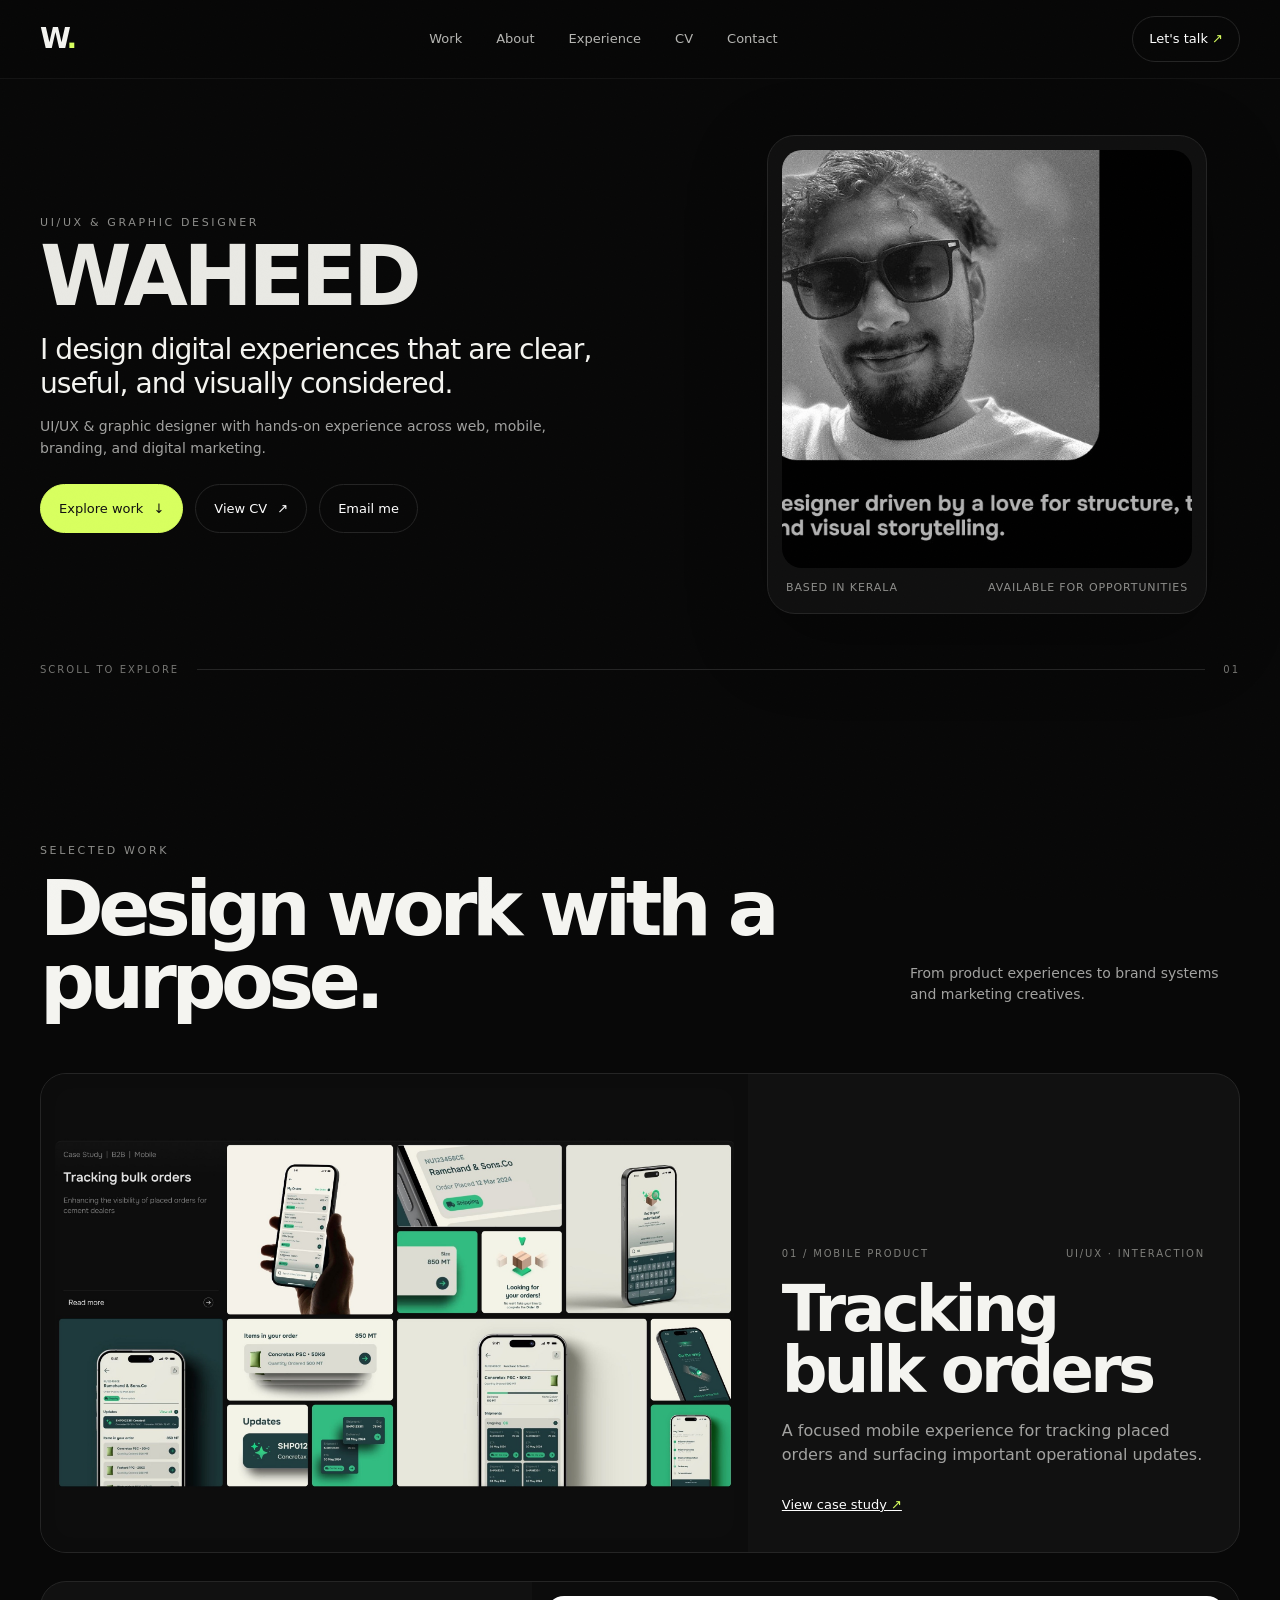
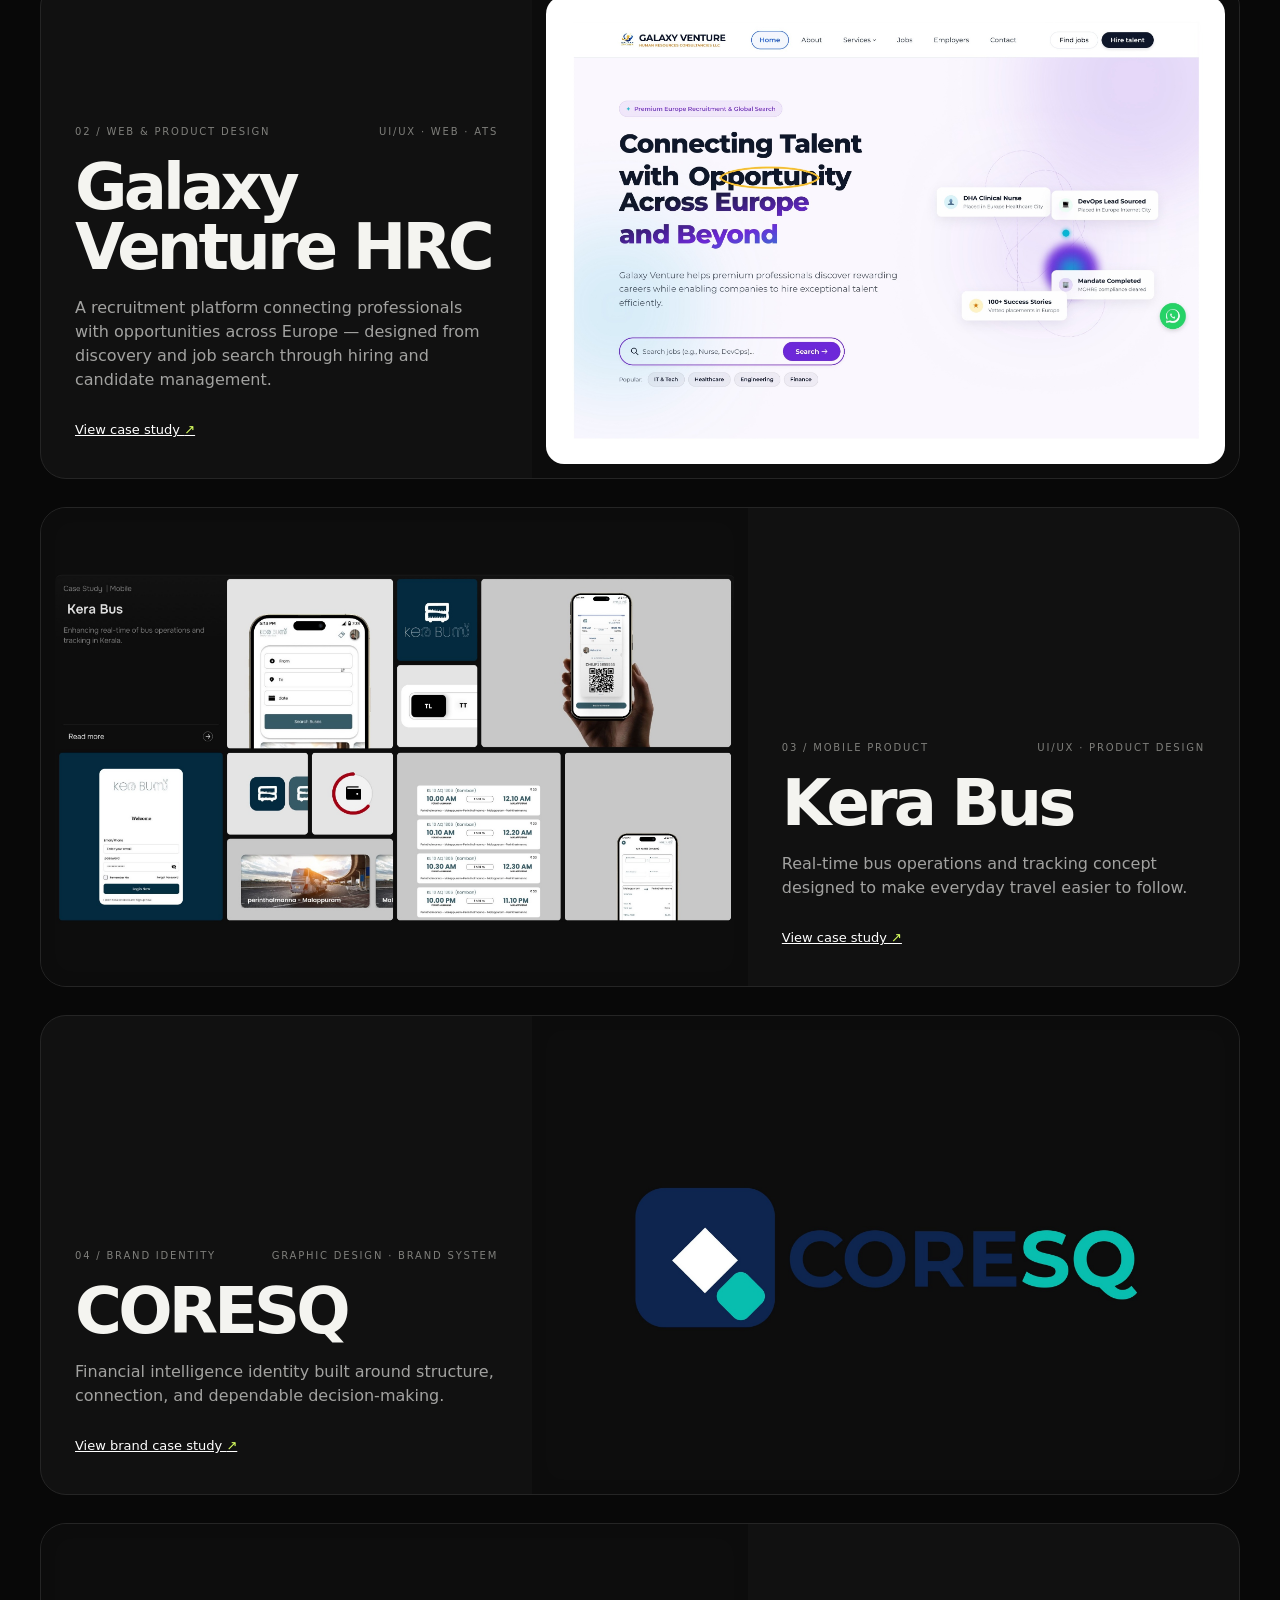
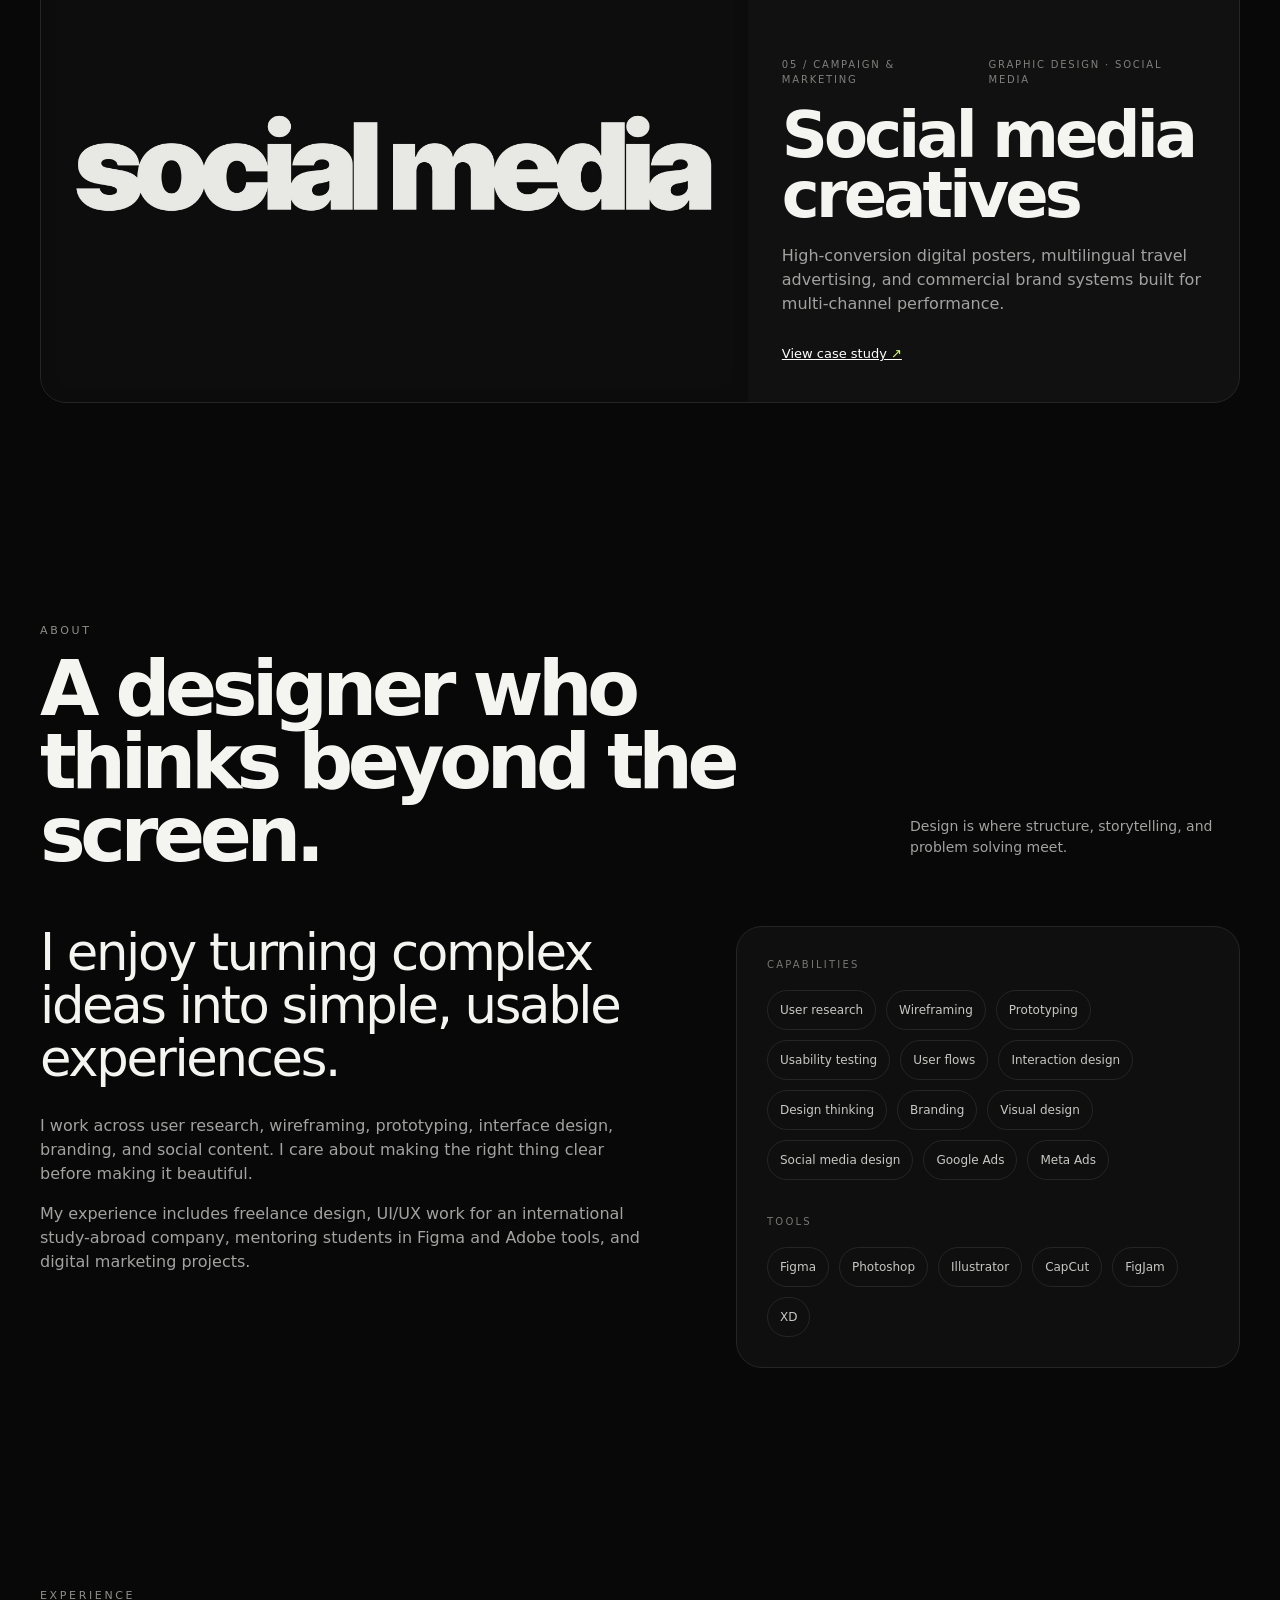
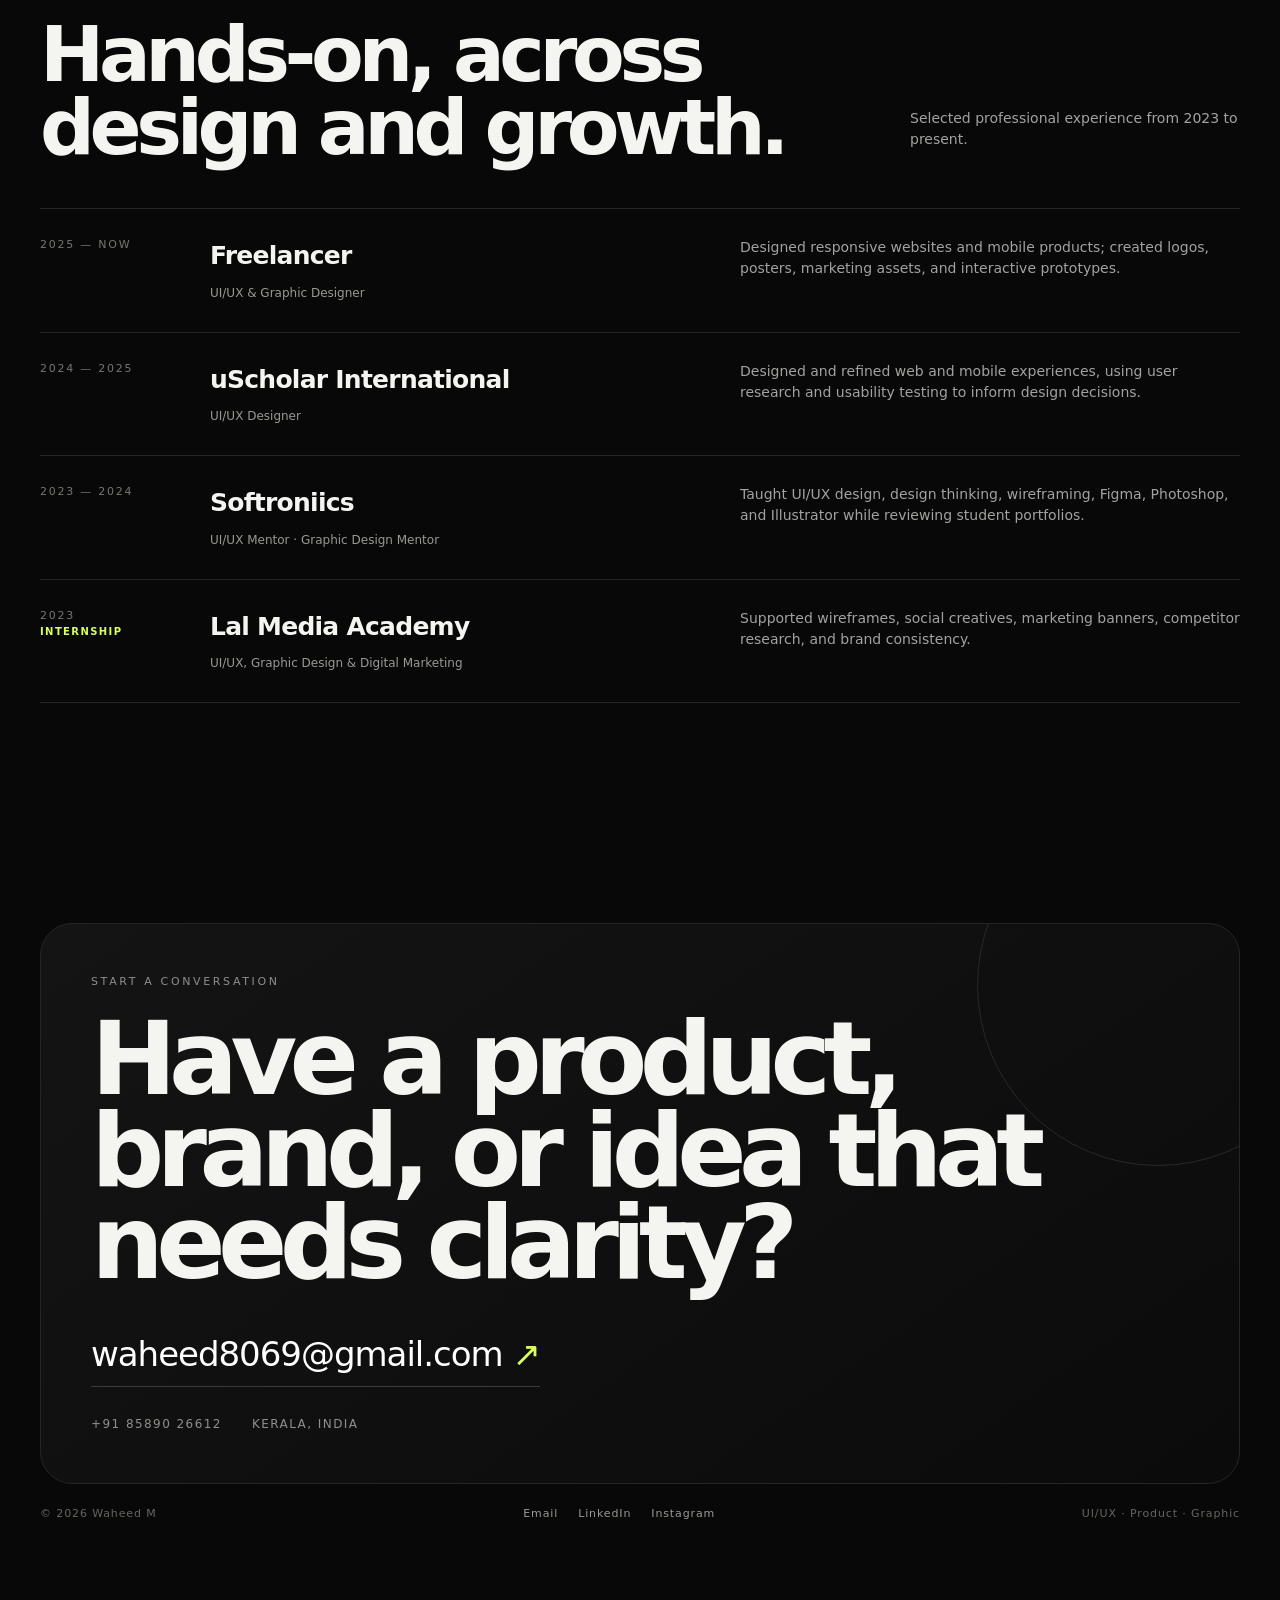
<file: index.html>
<!doctype html>
<html lang="en">
<head>
  <meta charset="utf-8" />
  <meta name="viewport" content="width=device-width, initial-scale=1" />
  <meta name="description" content="Waheed M — UI/UX &amp; Graphic Designer." />
  <title>Waheed M — UI/UX &amp; Graphic Designer</title>
  <link rel="stylesheet" href="styles.css" />
</head>
<body>
  <div class="noise"></div>
  <header class="nav-wrap">
    <nav class="nav container">
      <a class="brand" href="#top" aria-label="Waheed home">W<span>.</span></a>
      <div class="nav-links" id="navLinks">
        <a href="#work">Work</a>
        <a href="#about">About</a>
        <a href="#experience">Experience</a>
        <a href="cv.html">CV</a>
        <a href="#contact">Contact</a>
      </div>
      <a class="nav-cta" href="mailto:waheed8069@gmail.com">Let's talk <span>↗</span></a>
      <button class="menu" id="menuBtn" aria-label="Open menu" aria-expanded="false"><span></span><span></span></button>
    </nav>
  </header>

  <main id="top">
    <section class="hero container">
      <div class="hero-grid">
        <div class="hero-copy reveal">
          <div class="eyebrow">UI/UX &amp; GRAPHIC DESIGNER</div>
          <h1 class="hero-title">WAHEED</h1>
          <p class="lead">I design digital experiences that are clear, useful, and visually considered.</p>
          <p class="muted">UI/UX &amp; graphic designer with hands-on experience across web, mobile, branding, and digital marketing.</p>
          <div class="hero-actions">
            <a class="button primary" href="#work">Explore work <span>↓</span></a>
            <a class="button secondary" href="cv.html">View CV <span>↗</span></a>
            <a class="button secondary" href="mailto:waheed8069@gmail.com">Email me</a>
          </div>
        </div>
        <div class="hero-profile reveal">
          <div class="portrait-card">
            <img src="assets/profile.jpg" alt="Portrait of Waheed M" />
            <div class="portrait-caption"><span>Based in Kerala</span><span>Available for opportunities</span></div>
          </div>
        </div>
      </div>
      <div class="hero-scroll reveal"><span>SCROLL TO EXPLORE</span><span class="line"></span><span>01</span></div>
    </section>

    <section class="work section container" id="work">
      <div class="section-head reveal">
        <div>
          <div class="kicker">SELECTED WORK</div>
          <h2>Design work with a purpose.</h2>
        </div>
        <p>From product experiences to brand systems and marketing creatives.</p>
      </div>

      <div class="project-list">
        <article class="project project-feature reveal" data-modal="orders">
          <div class="project-media dark-media"><img src="assets/bulk-orders.jpg" alt="Bulk orders mobile workflow screens" /></div>
          <div class="project-info">
            <div class="project-meta"><span>01 / MOBILE PRODUCT</span><span>UI/UX · INTERACTION</span></div>
            <h3>Tracking bulk orders</h3>
            <p>A focused mobile experience for tracking placed orders and surfacing important operational updates.</p>
            <a class="text-link" href="tracking-bulk-orders.html">View case study <span>↗</span></a>
          </div>
        </article>

        <article class="project project-feature reverse reveal" data-modal="galaxy">
          <div class="project-media dark-media"><img src="assets/galaxy-venture.jpg" alt="Galaxy Venture HRC recruitment platform website preview" /></div>
          <div class="project-info">
            <div class="project-meta"><span>02 / WEB &amp; PRODUCT DESIGN</span><span>UI/UX · WEB · ATS</span></div>
            <h3>Galaxy Venture HRC</h3>
            <p>A recruitment platform connecting professionals with opportunities across Europe — designed from discovery and job search through hiring and candidate management.</p>
            <a class="text-link" href="galaxy-venture-hrc.html">View case study <span>↗</span></a>
          </div>
        </article>

        <article class="project project-feature reveal" data-modal="kera">
          <div class="project-media dark-media"><img src="assets/kera-bus.jpg" alt="Kera Bus UI/UX project screens" /></div>
          <div class="project-info">
            <div class="project-meta"><span>03 / MOBILE PRODUCT</span><span>UI/UX · PRODUCT DESIGN</span></div>
            <h3>Kera Bus</h3>
            <p>Real-time bus operations and tracking concept designed to make everyday travel easier to follow.</p>
            <a class="text-link" href="kera-bus.html">View case study <span>↗</span></a>
          </div>
        </article>

        <article class="project project-feature reverse reveal" data-modal="coresq">
          <div class="project-media dark-media"><img src="assets/coresq.jpg" alt="CORESQ identity and brand system" /></div>
          <div class="project-info">
            <div class="project-meta"><span>04 / BRAND IDENTITY</span><span>GRAPHIC DESIGN · BRAND SYSTEM</span></div>
            <h3>CORESQ</h3>
            <p>Financial intelligence identity built around structure, connection, and dependable decision-making.</p>
            <a class="text-link" href="coresq-brand-identity.html">View brand case study <span>↗</span></a>
          </div>
        </article>

        <article class="project project-feature reveal" data-modal="social">
          <div class="project-media dark-media"><img src="assets/social-media.jpg" alt="Social media and campaign creatives" /></div>
          <div class="project-info">
            <div class="project-meta"><span>05 / CAMPAIGN &amp; MARKETING</span><span>GRAPHIC DESIGN · SOCIAL MEDIA</span></div>
            <h3>Social media creatives</h3>
            <p>High-conversion digital posters, multilingual travel advertising, and commercial brand systems built for multi-channel performance.</p>
            <a class="text-link" href="social-media-case-study.html">View case study <span>↗</span></a>
          </div>
        </article>
      </div>
    </section>

    <section class="about section container" id="about">
      <div class="section-head reveal">
        <div><div class="kicker">ABOUT</div><h2>A designer who thinks beyond the screen.</h2></div>
        <p>Design is where structure, storytelling, and problem solving meet.</p>
      </div>
      <div class="about-grid">
        <div class="about-copy reveal">
          <p class="large">I enjoy turning complex ideas into simple, usable experiences.</p>
          <p>I work across user research, wireframing, prototyping, interface design, branding, and social content. I care about making the right thing clear before making it beautiful.</p>
          <p>My experience includes freelance design, UI/UX work for an international study-abroad company, mentoring students in Figma and Adobe tools, and digital marketing projects.</p>
        </div>
        <div class="skill-panel reveal">
          <div class="skill-title">CAPABILITIES</div>
          <div class="skill-tags">
            <span>User research</span><span>Wireframing</span><span>Prototyping</span><span>Usability testing</span><span>User flows</span><span>Interaction design</span><span>Design thinking</span><span>Branding</span><span>Visual design</span><span>Social media design</span><span>Google Ads</span><span>Meta Ads</span>
          </div>
          <div class="skill-title tools-title">TOOLS</div>
          <div class="tools"><span>Figma</span><span>Photoshop</span><span>Illustrator</span><span>CapCut</span><span>FigJam</span><span>XD</span></div>
        </div>
      </div>
    </section>

    <section class="experience section container" id="experience">
      <div class="section-head reveal"><div><div class="kicker">EXPERIENCE</div><h2>Hands-on, across design and growth.</h2></div><p>Selected professional experience from 2023 to present.</p></div>
      <div class="timeline">
        <div class="timeline-item reveal"><div class="time">2025 — NOW</div><div class="role"><h3>Freelancer</h3><span>UI/UX &amp; Graphic Designer</span></div><p>Designed responsive websites and mobile products; created logos, posters, marketing assets, and interactive prototypes.</p></div>
        <div class="timeline-item reveal"><div class="time">2024 — 2025</div><div class="role"><h3>uScholar International</h3><span>UI/UX Designer</span></div><p>Designed and refined web and mobile experiences, using user research and usability testing to inform design decisions.</p></div>
        <div class="timeline-item reveal"><div class="time">2023 — 2024</div><div class="role"><h3>Softroniics</h3><span>UI/UX Mentor · Graphic Design Mentor</span></div><p>Taught UI/UX design, design thinking, wireframing, Figma, Photoshop, and Illustrator while reviewing student portfolios.</p></div>
        <div class="timeline-item reveal"><div class="time">2023<br><span style="color:var(--accent); font-weight:600; font-size:10px; letter-spacing:0.14em;">INTERNSHIP</span></div><div class="role"><h3>Lal Media Academy</h3><span>UI/UX, Graphic Design &amp; Digital Marketing</span></div><p>Supported wireframes, social creatives, marketing banners, competitor research, and brand consistency.</p></div>
      </div>
    </section>

    <section class="contact section container" id="contact">
      <div class="contact-card reveal">
        <div class="kicker">START A CONVERSATION</div>
        <h2>Have a product, brand, or idea that needs clarity?</h2>
        <a class="contact-email" href="mailto:waheed8069@gmail.com">waheed8069@gmail.com <span>↗</span></a>
        <div class="contact-meta"><span>+91 85890 26612</span><span>Kerala, India</span></div>
      </div>
      <footer>
        <span>© 2026 Waheed M</span>
        <div class="footer-links"><a href="mailto:waheed8069@gmail.com">Email</a><a href="https://www.linkedin.com/in/waheed-m-28306b254/" target="_blank" rel="noreferrer">LinkedIn</a><a href="https://www.instagram.com/waaaaaaheed/" target="_blank" rel="noreferrer">Instagram</a></div>
        <span>UI/UX · Product · Graphic</span>
      </footer>
    </section>
  </main>

  <div class="modal" id="modal" aria-hidden="true">
    <div class="modal-backdrop" data-close></div>
    <div class="modal-card" role="dialog" aria-modal="true" aria-labelledby="modalTitle">
      <button class="modal-close" data-close aria-label="Close">×</button>
      <div class="modal-kicker" id="modalKicker"></div>
      <h3 id="modalTitle"></h3>
      <p id="modalText"></p>
      <div class="modal-media"><img id="modalImg" alt="" /></div>
      <div class="kera-case-study" id="keraCaseStudy" hidden>
        <div class="case-study-label">FULL CASE STUDY</div>
        <h4>Kera Bus — UX/UI case study</h4>
        <p>Problem framing, user flow, interface exploration, timing information, and the final mobile screens are presented below.</p>
        <img src="assets/kera-bus-case-study.jpg" alt="Full Kera Bus UX/UI case study presentation" />
      </div>
      <div class="modal-tags" id="modalTags"></div>
    </div>
  </div>

  <script src="script.js"></script>
</body>
</html>
</file>
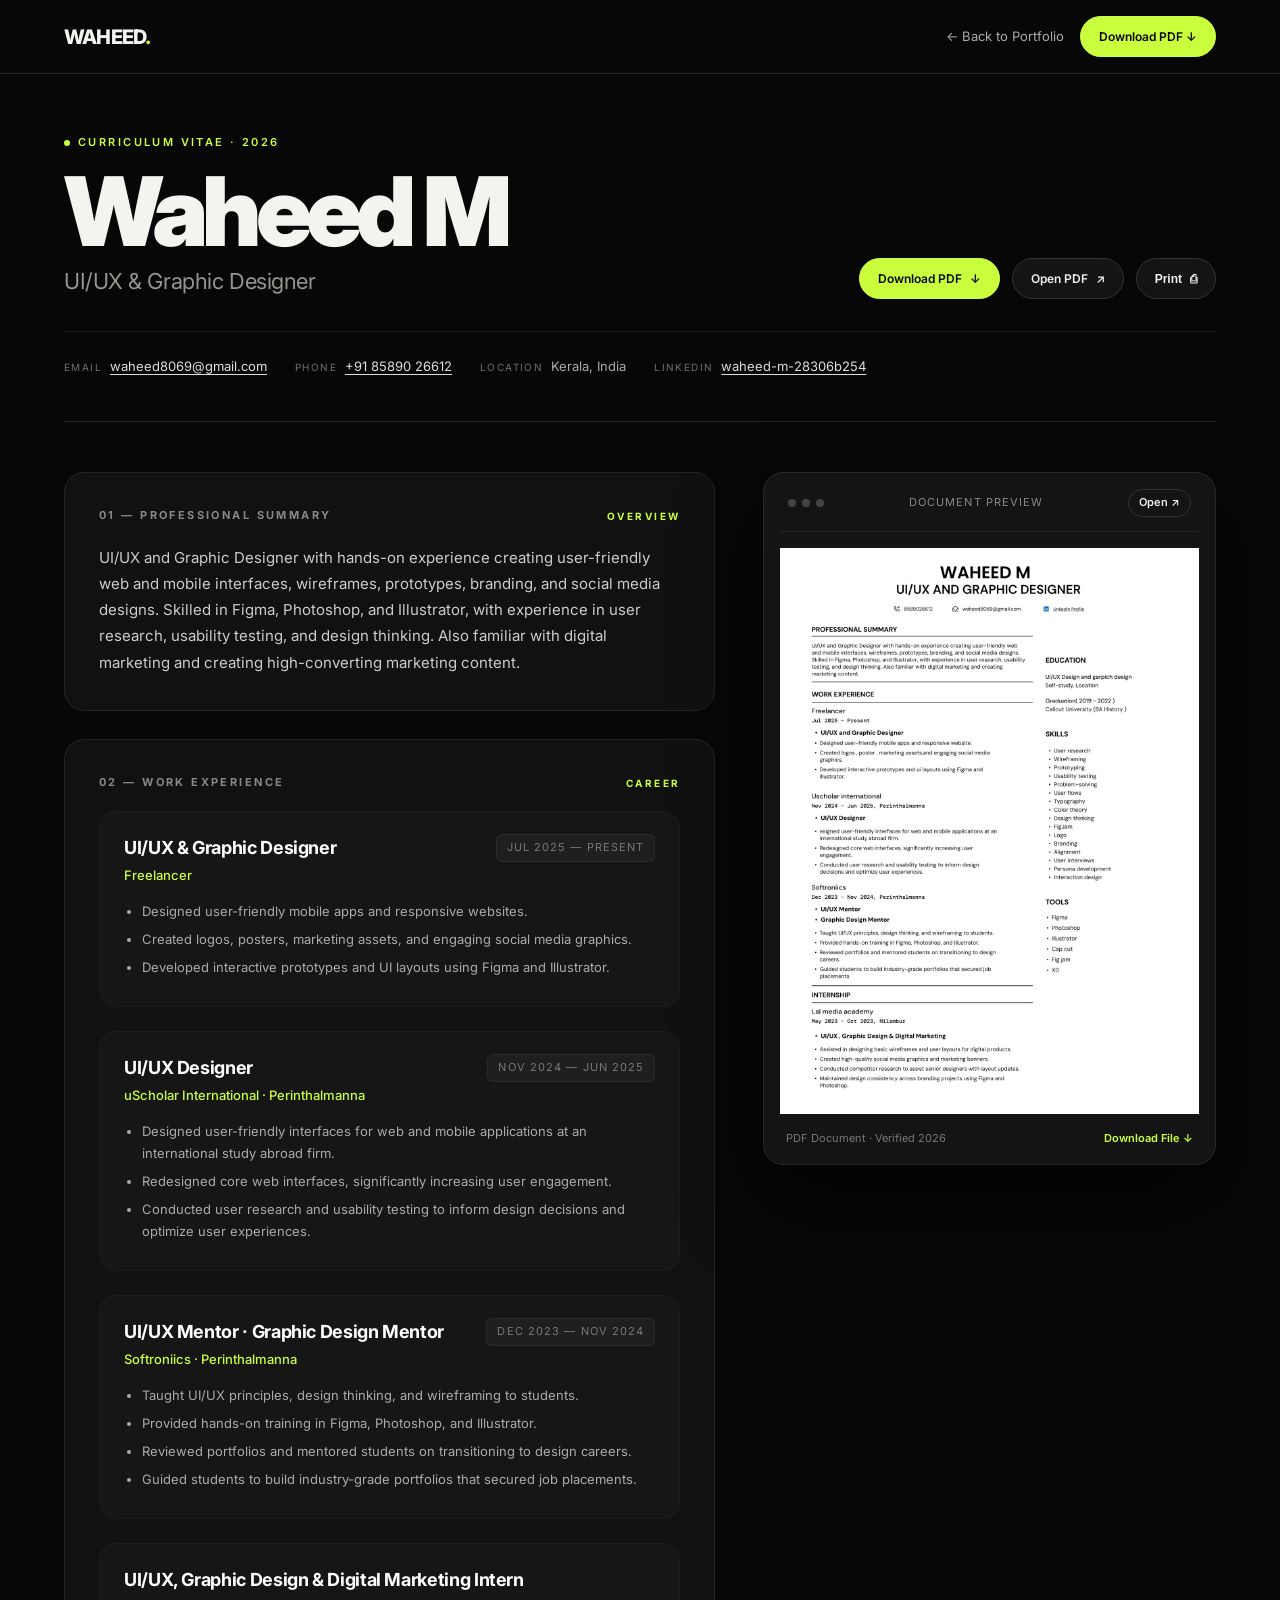
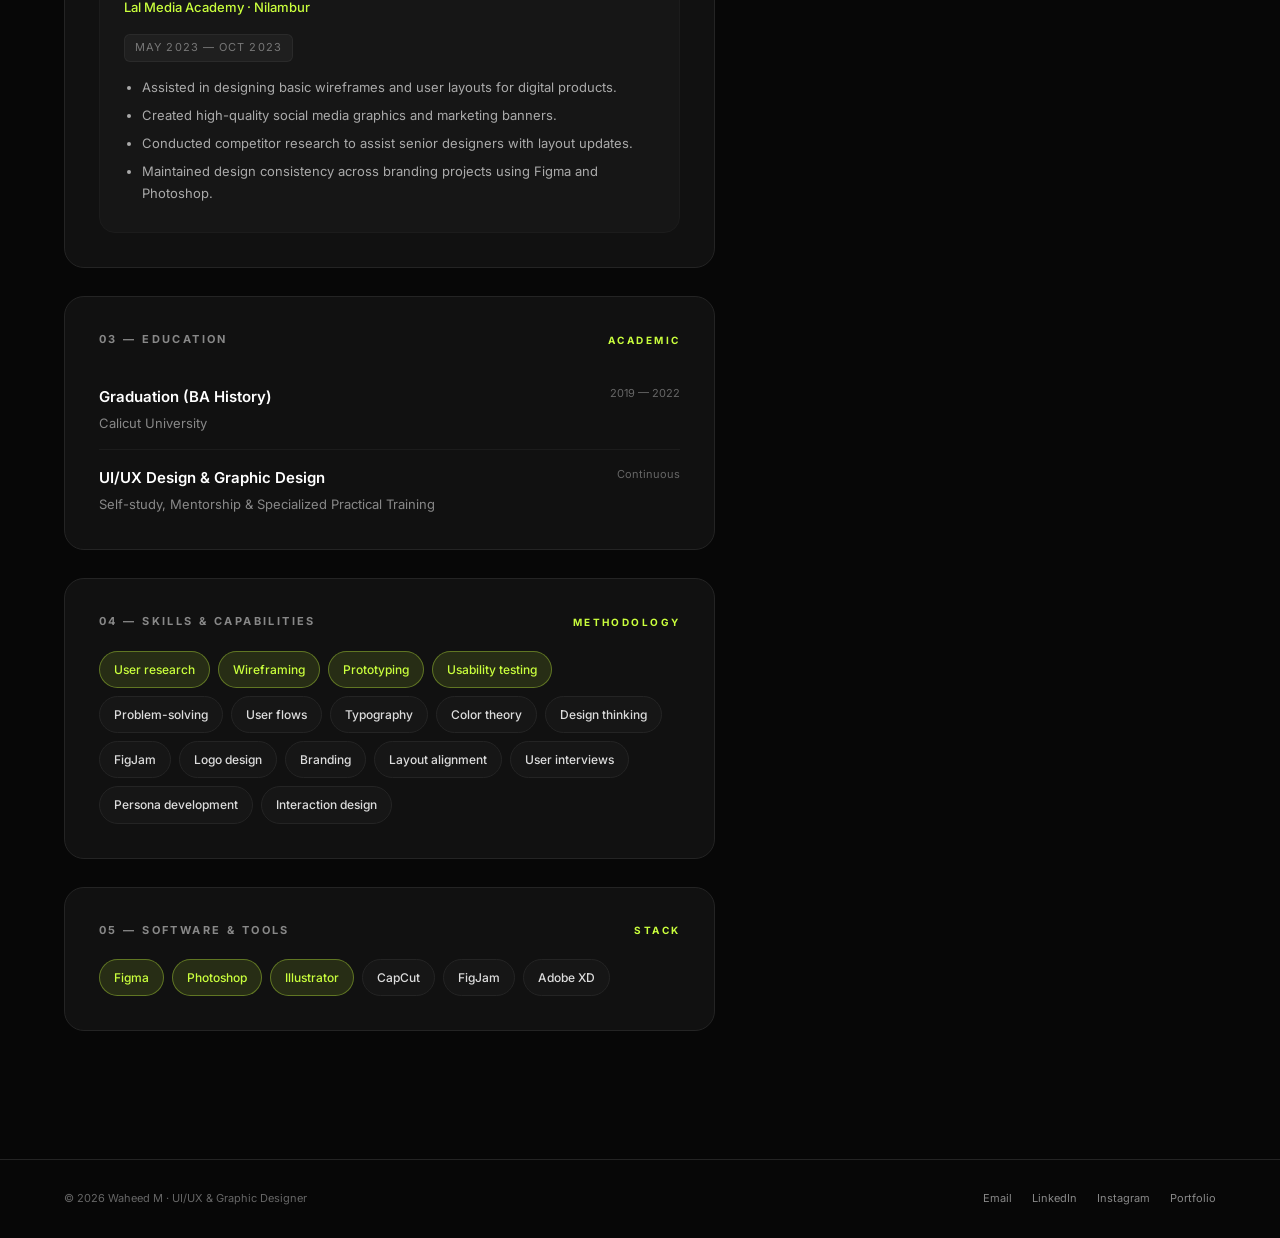
<file: cv.html>
<!doctype html>
<html lang="en">
<head>
  <meta charset="utf-8">
  <meta name="viewport" content="width=device-width, initial-scale=1">
  <meta name="description" content="Waheed M — Curriculum Vitae (CV) & Resume. UI/UX & Graphic Designer with experience across mobile products, web experiences, brand systems, and marketing.">
  <meta property="og:image" content="assets/cv-preview.jpg">
  <title>Curriculum Vitae — Waheed M · UI/UX &amp; Graphic Designer</title>
  <link rel="preconnect" href="https://fonts.googleapis.com">
  <link rel="preconnect" href="https://fonts.gstatic.com" crossorigin>
  <link href="https://fonts.googleapis.com/css2?family=Inter:wght@300;400;500;600;700;800;900&display=swap" rel="stylesheet">
  <style>
    :root {
      --bg: #070707;
      --card: #111111;
      --card-inner: #161616;
      --border: #242424;
      --border-subtle: #1c1c1c;
      --text: #f3f3ef;
      --text-muted: #959590;
      --text-dim: #6e6e69;
      --accent: #caff3d;
      --accent-dim: rgba(202, 255, 61, 0.12);
      --radius: 20px;
      --max: 1300px;
    }

    * { box-sizing: border-box; }
    html { scroll-behavior: smooth; }
    body {
      margin: 0;
      background: var(--bg);
      color: var(--text);
      font-family: Inter, -apple-system, BlinkMacSystemFont, "Segoe UI", Roboto, sans-serif;
      line-height: 1.6;
      -webkit-font-smoothing: antialiased;
    }
    a { color: inherit; text-decoration: none; }

    header {
      height: 74px;
      border-bottom: 1px solid var(--border);
      padding: 0 5vw;
      display: flex;
      align-items: center;
      justify-content: space-between;
      position: sticky;
      top: 0;
      z-index: 50;
      background: rgba(9, 9, 9, 0.88);
      backdrop-filter: blur(14px);
      -webkit-backdrop-filter: blur(14px);
    }
    .logo {
      font-size: 20px;
      font-weight: 800;
      letter-spacing: -0.04em;
    }
    .logo span { color: var(--accent); }

    .nav-actions {
      display: flex;
      align-items: center;
      gap: 16px;
    }
    .nav-back {
      font-size: 13px;
      color: #aaa;
      transition: color 0.2s;
    }
    .nav-back:hover { color: #fff; }

    .btn {
      display: inline-flex;
      align-items: center;
      gap: 8px;
      padding: 10px 18px;
      border-radius: 999px;
      font-size: 12px;
      font-weight: 600;
      text-decoration: none;
      cursor: pointer;
      border: 1px solid var(--border);
      transition: all 0.2s ease;
      white-space: nowrap;
    }
    .btn-primary {
      background: var(--accent);
      color: #080808;
      border-color: var(--accent);
    }
    .btn-primary:hover {
      transform: translateY(-2px);
      box-shadow: 0 8px 24px rgba(202, 255, 61, 0.28);
    }
    .btn-secondary {
      background: #141414;
      color: #eee;
      border-color: #333;
    }
    .btn-secondary:hover {
      background: #1f1f1f;
      border-color: #555;
      color: #fff;
    }

    main {
      max-width: var(--max);
      margin: 0 auto;
      padding: 60px 5vw 100px;
    }

    /* Hero Header */
    .cv-hero {
      margin-bottom: 50px;
      border-bottom: 1px solid var(--border);
      padding-bottom: 44px;
    }
    .cv-kicker {
      font-size: 11px;
      letter-spacing: 0.22em;
      color: var(--accent);
      text-transform: uppercase;
      font-weight: 600;
      display: flex;
      align-items: center;
      gap: 8px;
      margin-bottom: 16px;
    }
    .cv-kicker i {
      width: 6px;
      height: 6px;
      border-radius: 50%;
      background: var(--accent);
      display: inline-block;
    }
    .cv-hero-title-row {
      display: flex;
      align-items: flex-end;
      justify-content: space-between;
      gap: 30px;
      flex-wrap: wrap;
    }
    .cv-hero h1 {
      font-size: clamp(48px, 8vw, 96px);
      line-height: 0.9;
      letter-spacing: -0.06em;
      margin: 0 0 10px;
      font-weight: 900;
    }
    .cv-hero-role {
      font-size: clamp(16px, 2vw, 22px);
      color: var(--text-muted);
      letter-spacing: -0.02em;
      margin: 0;
    }
    .cv-hero-actions {
      display: flex;
      gap: 12px;
      flex-wrap: wrap;
    }

    .cv-meta-bar {
      display: flex;
      flex-wrap: wrap;
      gap: 28px;
      margin-top: 32px;
      padding-top: 24px;
      border-top: 1px solid var(--border-subtle);
      font-size: 13px;
      color: #aaa;
    }
    .cv-meta-item {
      display: flex;
      align-items: center;
      gap: 8px;
    }
    .cv-meta-item small {
      font-size: 10px;
      letter-spacing: 0.14em;
      color: var(--text-dim);
      text-transform: uppercase;
    }
    .cv-meta-item a {
      color: #ddd;
      text-decoration: underline;
      text-underline-offset: 3px;
    }
    .cv-meta-item a:hover { color: #fff; }

    /* Layout Grid */
    .cv-grid {
      display: grid;
      grid-template-columns: 1.18fr 0.82fr;
      gap: 48px;
      align-items: flex-start;
    }

    /* Structured Section Cards */
    .cv-section {
      background: var(--card);
      border: 1px solid var(--border);
      border-radius: var(--radius);
      padding: 34px;
      margin-bottom: 28px;
    }
    .cv-section-title {
      font-size: 11px;
      letter-spacing: 0.22em;
      color: #888;
      text-transform: uppercase;
      font-weight: 700;
      margin: 0 0 20px;
      display: flex;
      align-items: center;
      justify-content: space-between;
    }
    .cv-section-title span {
      color: var(--accent);
      font-size: 10px;
    }
    .cv-summary {
      font-size: 15px;
      line-height: 1.75;
      color: #ccc;
      margin: 0;
    }

    /* Experience Timeline */
    .exp-list {
      display: flex;
      flex-direction: column;
      gap: 24px;
    }
    .exp-card {
      border: 1px solid var(--border-subtle);
      background: var(--card-inner);
      border-radius: 16px;
      padding: 22px 24px;
      transition: border-color 0.2s, transform 0.2s;
    }
    .exp-card:hover {
      border-color: #383838;
      transform: translateY(-2px);
    }
    .exp-head {
      display: flex;
      justify-content: space-between;
      align-items: flex-start;
      margin-bottom: 8px;
      gap: 16px;
      flex-wrap: wrap;
    }
    .exp-role {
      font-size: 18px;
      font-weight: 700;
      letter-spacing: -0.02em;
      color: #fff;
    }
    .exp-company {
      font-size: 13px;
      color: var(--accent);
      font-weight: 500;
      margin-top: 2px;
    }
    .exp-period {
      font-size: 11px;
      letter-spacing: 0.1em;
      color: #777;
      text-transform: uppercase;
      background: rgba(255, 255, 255, 0.04);
      padding: 4px 10px;
      border-radius: 6px;
      border: 1px solid rgba(255, 255, 255, 0.05);
    }
    .exp-bullets {
      margin: 14px 0 0;
      padding-left: 18px;
      color: #aaa;
      font-size: 13px;
      line-height: 1.7;
    }
    .exp-bullets li {
      margin-bottom: 6px;
    }

    /* Skills & Tools */
    .tag-cluster {
      display: flex;
      flex-wrap: wrap;
      gap: 8px;
    }
    .tag {
      padding: 8px 14px;
      border-radius: 999px;
      background: var(--card-inner);
      border: 1px solid var(--border);
      font-size: 12px;
      color: #ddd;
      font-weight: 500;
      transition: border-color 0.2s, color 0.2s;
    }
    .tag:hover {
      border-color: var(--accent);
      color: #fff;
    }
    .tag.accent {
      border-color: rgba(202, 255, 61, 0.35);
      background: var(--accent-dim);
      color: var(--accent);
    }

    /* Education Card */
    .edu-item {
      display: flex;
      justify-content: space-between;
      gap: 16px;
      padding: 16px 0;
      border-bottom: 1px solid var(--border-subtle);
    }
    .edu-item:last-child {
      border-bottom: 0;
      padding-bottom: 0;
    }
    .edu-item h4 {
      margin: 0 0 4px;
      font-size: 15px;
      font-weight: 600;
      color: #fff;
    }
    .edu-item p {
      margin: 0;
      font-size: 13px;
      color: #888;
    }
    .edu-item span {
      font-size: 11px;
      color: #666;
      white-space: nowrap;
    }

    /* Right Column - Document Viewer */
    .doc-viewer-sticky {
      position: sticky;
      top: 98px;
    }
    .doc-frame {
      background: #141414;
      border: 1px solid #282828;
      border-radius: var(--radius);
      padding: 16px;
      box-shadow: 0 35px 80px rgba(0, 0, 0, 0.7);
    }
    .doc-toolbar {
      display: flex;
      justify-content: space-between;
      align-items: center;
      padding: 0 8px 14px;
      border-bottom: 1px solid #222;
      margin-bottom: 16px;
    }
    .doc-dots {
      display: flex;
      gap: 6px;
    }
    .doc-dots span {
      width: 8px;
      height: 8px;
      border-radius: 50%;
      background: #444;
    }
    .doc-toolbar-title {
      font-size: 11px;
      color: #888;
      letter-spacing: 0.1em;
      text-transform: uppercase;
    }
    .doc-paper {
      background: #ffffff;
      border-radius: 12px;
      overflow: hidden;
      aspect-ratio: 1 / 1.35;
      box-shadow: 0 10px 30px rgba(0, 0, 0, 0.4);
      position: relative;
    }
    .doc-paper img {
      display: block;
      width: 100%;
      height: 100%;
      object-fit: cover;
      object-position: top;
    }
    .doc-overlay-action {
      position: absolute;
      inset: 0;
      background: rgba(0, 0, 0, 0.35);
      backdrop-filter: blur(2px);
      display: flex;
      align-items: center;
      justify-content: center;
      opacity: 0;
      transition: opacity 0.2s ease;
      cursor: pointer;
    }
    .doc-paper:hover .doc-overlay-action {
      opacity: 1;
    }
    .doc-overlay-action span {
      background: #000;
      color: #fff;
      padding: 12px 20px;
      border-radius: 999px;
      font-size: 12px;
      font-weight: 600;
      border: 1px solid rgba(255, 255, 255, 0.2);
    }
    .doc-footer-meta {
      display: flex;
      justify-content: space-between;
      align-items: center;
      margin-top: 16px;
      padding: 0 6px;
      font-size: 11px;
      color: #777;
    }
    .doc-footer-meta a {
      color: var(--accent);
      font-weight: 600;
    }
    .doc-footer-meta a:hover {
      text-decoration: underline;
    }

    footer {
      border-top: 1px solid var(--border);
      padding: 30px 5vw;
      display: flex;
      justify-content: space-between;
      align-items: center;
      color: #666;
      font-size: 11px;
    }
    footer a {
      color: #888;
      transition: color 0.2s;
    }
    footer a:hover { color: #fff; }
    .footer-links { display: flex; gap: 20px; }

    @media (max-width: 960px) {
      .cv-grid { grid-template-columns: 1fr; gap: 36px; }
      .doc-viewer-sticky { position: static; max-width: 440px; margin: 0 auto; }
      .cv-hero-title-row { flex-direction: column; align-items: flex-start; }
    }
    @media (max-width: 600px) {
      header { padding: 0 20px; }
      main { padding: 40px 20px 70px; }
      .cv-section { padding: 22px; }
      .cv-meta-bar { flex-direction: column; gap: 12px; }
      footer { flex-direction: column; gap: 14px; align-items: flex-start; padding: 24px 20px; }
    }

    /* Print Styles */
    @media print {
      header, .doc-viewer-sticky, .cv-hero-actions, footer { display: none !important; }
      body { background: #fff !important; color: #000 !important; }
      .cv-section { border: 1px solid #ddd !important; background: #fff !important; color: #000 !important; page-break-inside: avoid; }
      .exp-card { background: #fff !important; border: 1px solid #ddd !important; color: #000 !important; }
      .exp-role, .exp-company, h1, h2, h3, h4 { color: #000 !important; }
      .tag { background: #eee !important; color: #000 !important; border: 1px solid #ccc !important; }
      main { padding: 0 !important; }
    }
  </style>
</head>
<body>

  <header>
    <a class="logo" href="index.html">WAHEED<span>.</span></a>
    <div class="nav-actions">
      <a class="nav-back" href="index.html">← Back to Portfolio</a>
      <a class="btn btn-primary" href="assets/Waheed_M_Resume.pdf" download="Waheed_M_Resume.pdf">Download PDF ↓</a>
    </div>
  </header>

  <main>
    <section class="cv-hero">
      <div class="cv-kicker"><i></i> Curriculum Vitae · 2026</div>
      <div class="cv-hero-title-row">
        <div>
          <h1>Waheed M</h1>
          <p class="cv-hero-role">UI/UX &amp; Graphic Designer</p>
        </div>
        <div class="cv-hero-actions">
          <a class="btn btn-primary" href="assets/Waheed_M_Resume.pdf" download="Waheed_M_Resume.pdf">
            Download PDF <span>↓</span>
          </a>
          <a class="btn btn-secondary" href="assets/Waheed_M_Resume.pdf" target="_blank" rel="noreferrer">
            Open PDF <span>↗</span>
          </a>
          <button class="btn btn-secondary" onclick="window.print()" type="button">
            Print <span>⎙</span>
          </button>
        </div>
      </div>

      <div class="cv-meta-bar">
        <div class="cv-meta-item">
          <small>EMAIL</small>
          <a href="mailto:waheed8069@gmail.com">waheed8069@gmail.com</a>
        </div>
        <div class="cv-meta-item">
          <small>PHONE</small>
          <a href="tel:+918589026612">+91 85890 26612</a>
        </div>
        <div class="cv-meta-item">
          <small>LOCATION</small>
          <span>Kerala, India</span>
        </div>
        <div class="cv-meta-item">
          <small>LINKEDIN</small>
          <a href="https://www.linkedin.com/in/waheed-m-28306b254/" target="_blank" rel="noreferrer">waheed-m-28306b254</a>
        </div>
      </div>
    </section>

    <div class="cv-grid">
      <!-- Left Column: Detailed Resume Information -->
      <div class="cv-left">
        <!-- Professional Summary -->
        <section class="cv-section">
          <h2 class="cv-section-title">01 — PROFESSIONAL SUMMARY <span>OVERVIEW</span></h2>
          <p class="cv-summary">
            UI/UX and Graphic Designer with hands-on experience creating user-friendly web and mobile interfaces, wireframes, prototypes, branding, and social media designs. Skilled in Figma, Photoshop, and Illustrator, with experience in user research, usability testing, and design thinking. Also familiar with digital marketing and creating high-converting marketing content.
          </p>
        </section>

        <!-- Work Experience -->
        <section class="cv-section">
          <h2 class="cv-section-title">02 — WORK EXPERIENCE <span>CAREER</span></h2>
          <div class="exp-list">
            <article class="exp-card">
              <div class="exp-head">
                <div>
                  <div class="exp-role">UI/UX &amp; Graphic Designer</div>
                  <div class="exp-company">Freelancer</div>
                </div>
                <div class="exp-period">Jul 2025 — Present</div>
              </div>
              <ul class="exp-bullets">
                <li>Designed user-friendly mobile apps and responsive websites.</li>
                <li>Created logos, posters, marketing assets, and engaging social media graphics.</li>
                <li>Developed interactive prototypes and UI layouts using Figma and Illustrator.</li>
              </ul>
            </article>

            <article class="exp-card">
              <div class="exp-head">
                <div>
                  <div class="exp-role">UI/UX Designer</div>
                  <div class="exp-company">uScholar International · Perinthalmanna</div>
                </div>
                <div class="exp-period">Nov 2024 — Jun 2025</div>
              </div>
              <ul class="exp-bullets">
                <li>Designed user-friendly interfaces for web and mobile applications at an international study abroad firm.</li>
                <li>Redesigned core web interfaces, significantly increasing user engagement.</li>
                <li>Conducted user research and usability testing to inform design decisions and optimize user experiences.</li>
              </ul>
            </article>

            <article class="exp-card">
              <div class="exp-head">
                <div>
                  <div class="exp-role">UI/UX Mentor · Graphic Design Mentor</div>
                  <div class="exp-company">Softroniics · Perinthalmanna</div>
                </div>
                <div class="exp-period">Dec 2023 — Nov 2024</div>
              </div>
              <ul class="exp-bullets">
                <li>Taught UI/UX principles, design thinking, and wireframing to students.</li>
                <li>Provided hands-on training in Figma, Photoshop, and Illustrator.</li>
                <li>Reviewed portfolios and mentored students on transitioning to design careers.</li>
                <li>Guided students to build industry-grade portfolios that secured job placements.</li>
              </ul>
            </article>

            <article class="exp-card">
              <div class="exp-head">
                <div>
                  <div class="exp-role">UI/UX, Graphic Design &amp; Digital Marketing Intern</div>
                  <div class="exp-company">Lal Media Academy · Nilambur</div>
                </div>
                <div class="exp-period">May 2023 — Oct 2023</div>
              </div>
              <ul class="exp-bullets">
                <li>Assisted in designing basic wireframes and user layouts for digital products.</li>
                <li>Created high-quality social media graphics and marketing banners.</li>
                <li>Conducted competitor research to assist senior designers with layout updates.</li>
                <li>Maintained design consistency across branding projects using Figma and Photoshop.</li>
              </ul>
            </article>
          </div>
        </section>

        <!-- Education -->
        <section class="cv-section">
          <h2 class="cv-section-title">03 — EDUCATION <span>ACADEMIC</span></h2>
          <div class="edu-item">
            <div>
              <h4>Graduation (BA History)</h4>
              <p>Calicut University</p>
            </div>
            <span>2019 — 2022</span>
          </div>
          <div class="edu-item">
            <div>
              <h4>UI/UX Design &amp; Graphic Design</h4>
              <p>Self-study, Mentorship &amp; Specialized Practical Training</p>
            </div>
            <span>Continuous</span>
          </div>
        </section>

        <!-- Skills -->
        <section class="cv-section">
          <h2 class="cv-section-title">04 — SKILLS &amp; CAPABILITIES <span>METHODOLOGY</span></h2>
          <div class="tag-cluster">
            <span class="tag accent">User research</span>
            <span class="tag accent">Wireframing</span>
            <span class="tag accent">Prototyping</span>
            <span class="tag accent">Usability testing</span>
            <span class="tag">Problem-solving</span>
            <span class="tag">User flows</span>
            <span class="tag">Typography</span>
            <span class="tag">Color theory</span>
            <span class="tag">Design thinking</span>
            <span class="tag">FigJam</span>
            <span class="tag">Logo design</span>
            <span class="tag">Branding</span>
            <span class="tag">Layout alignment</span>
            <span class="tag">User interviews</span>
            <span class="tag">Persona development</span>
            <span class="tag">Interaction design</span>
          </div>
        </section>

        <!-- Tools -->
        <section class="cv-section">
          <h2 class="cv-section-title">05 — SOFTWARE &amp; TOOLS <span>STACK</span></h2>
          <div class="tag-cluster">
            <span class="tag accent">Figma</span>
            <span class="tag accent">Photoshop</span>
            <span class="tag accent">Illustrator</span>
            <span class="tag">CapCut</span>
            <span class="tag">FigJam</span>
            <span class="tag">Adobe XD</span>
          </div>
        </section>
      </div>

      <!-- Right Column: High-Res Document Preview Reader -->
      <aside class="cv-right">
        <div class="doc-viewer-sticky">
          <div class="doc-frame">
            <div class="doc-toolbar">
              <div class="doc-dots">
                <span></span><span></span><span></span>
              </div>
              <div class="doc-toolbar-title">DOCUMENT PREVIEW</div>
              <a class="btn btn-secondary" href="assets/Waheed_M_Resume.pdf" target="_blank" rel="noreferrer" style="padding: 4px 10px; font-size: 11px;">Open ↗</a>
            </div>

            <a class="doc-paper" href="assets/Waheed_M_Resume.pdf" target="_blank" rel="noreferrer" title="Click to view full PDF document">
              <img src="assets/cv-preview.jpg" alt="Waheed M — UI/UX & Graphic Designer Official Curriculum Vitae" />
              <div class="doc-overlay-action">
                <span>View Fullscreen PDF ↗</span>
              </div>
            </a>

            <div class="doc-footer-meta">
              <span>PDF Document · Verified 2026</span>
              <a href="assets/Waheed_M_Resume.pdf" download="Waheed_M_Resume.pdf">Download File ↓</a>
            </div>
          </div>
        </div>
      </aside>
    </div>
  </main>

  <footer>
    <span>© 2026 Waheed M · UI/UX &amp; Graphic Designer</span>
    <div class="footer-links">
      <a href="mailto:waheed8069@gmail.com">Email</a>
      <a href="https://www.linkedin.com/in/waheed-m-28306b254/" target="_blank" rel="noreferrer">LinkedIn</a>
      <a href="https://www.instagram.com/waaaaaaheed/" target="_blank" rel="noreferrer">Instagram</a>
      <a href="index.html">Portfolio</a>
    </div>
  </footer>

</body>
</html>
</file>
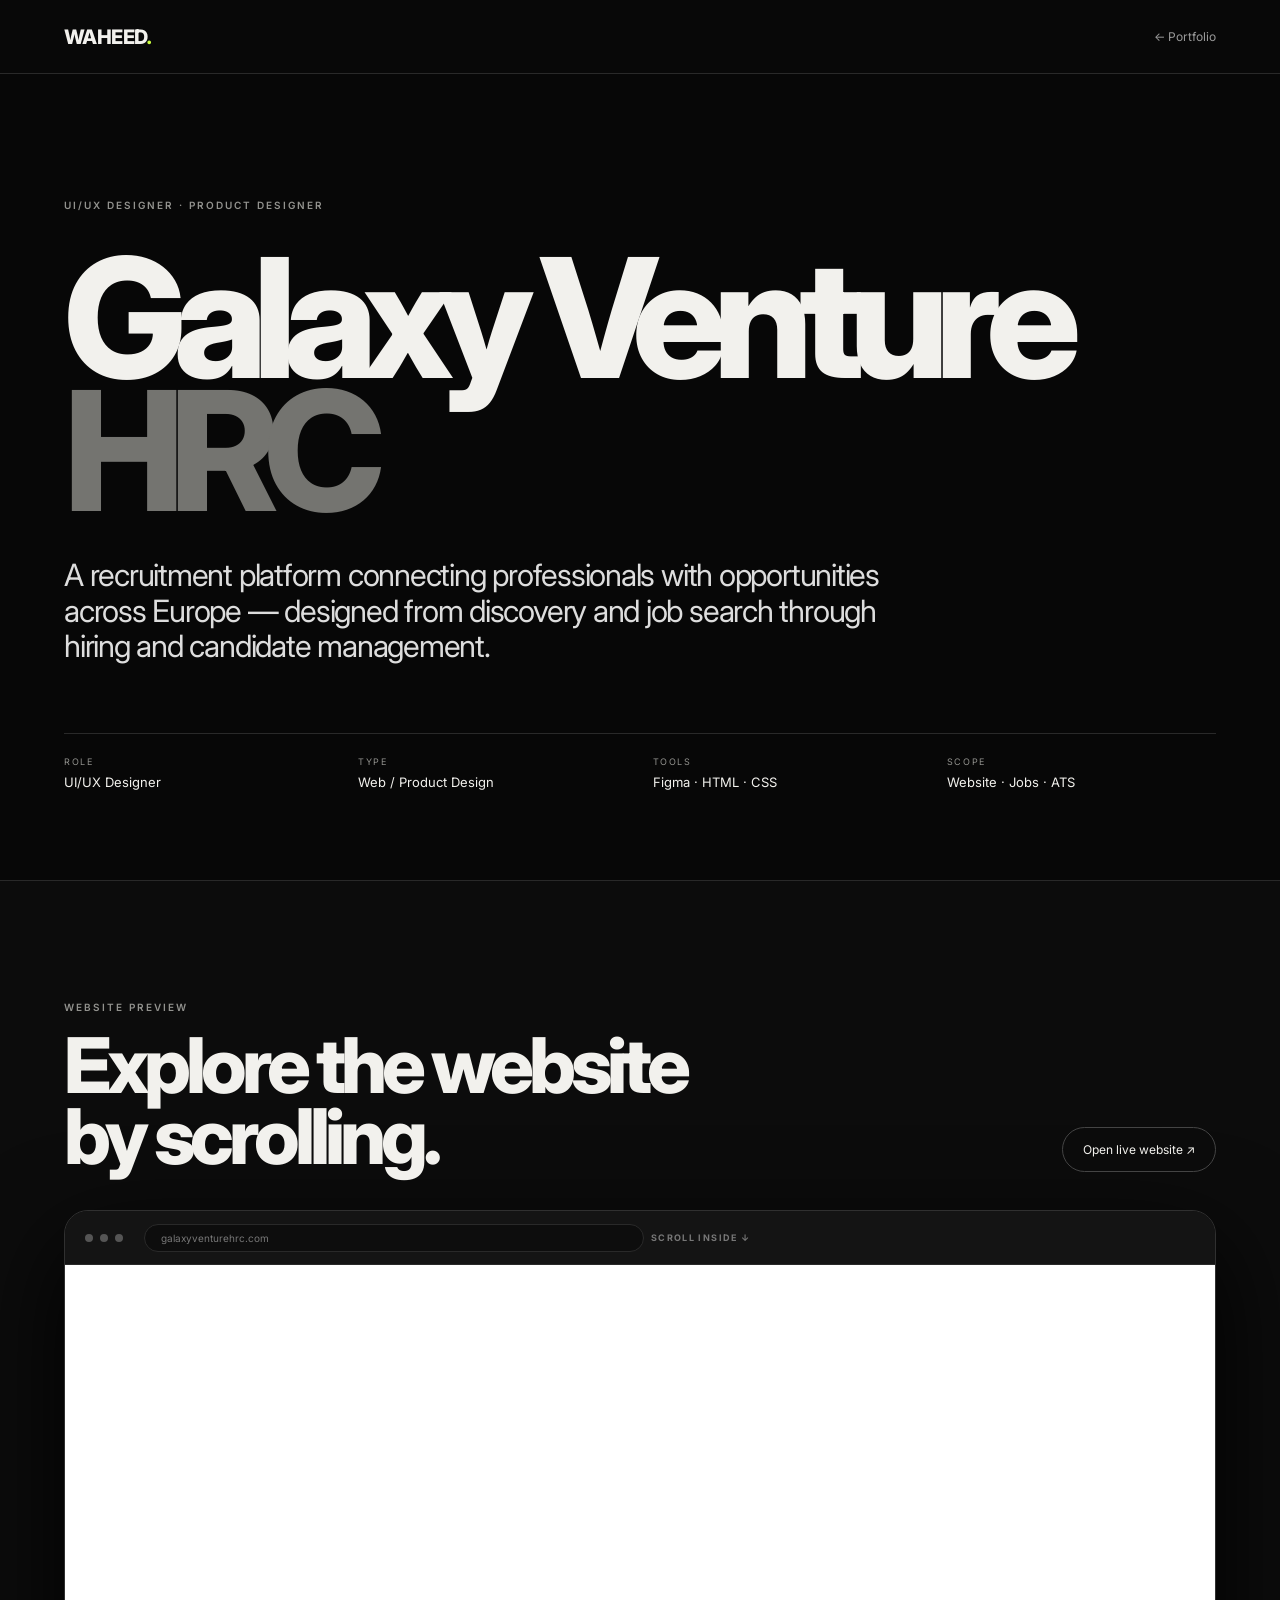
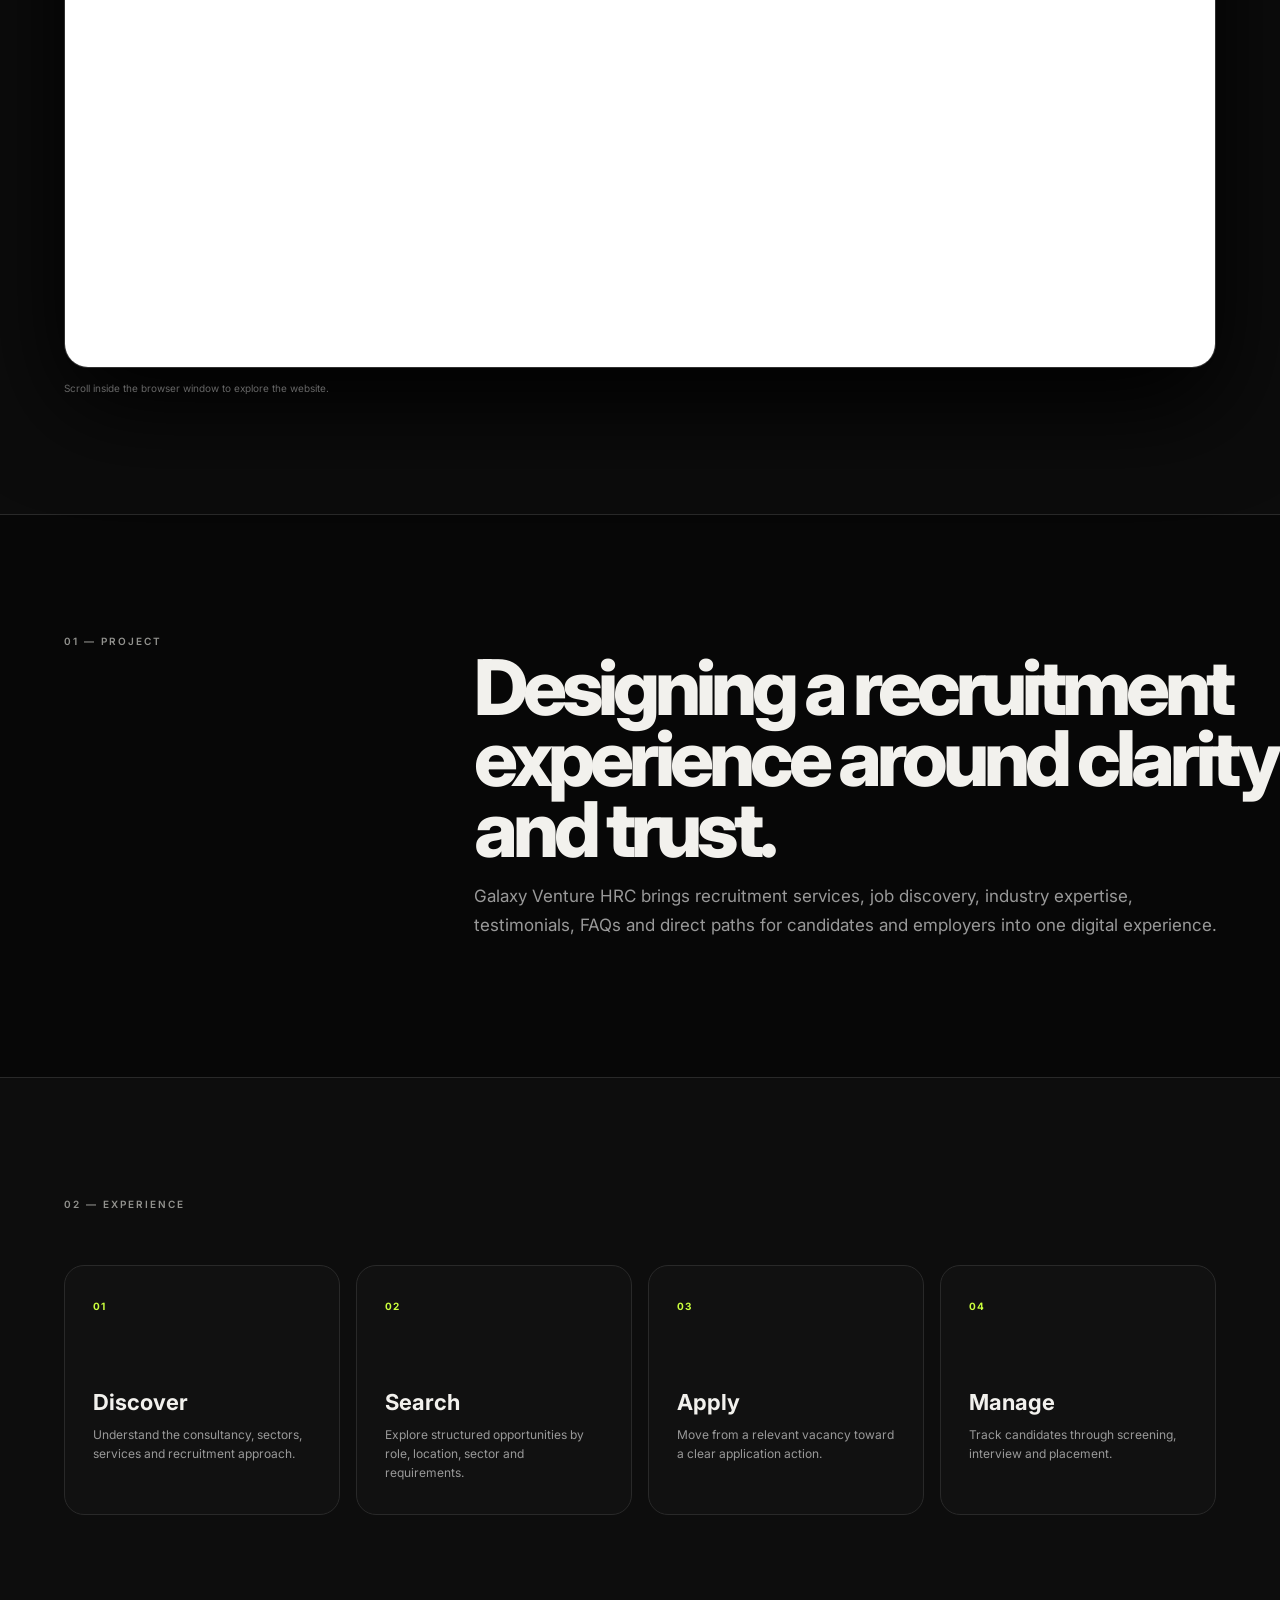
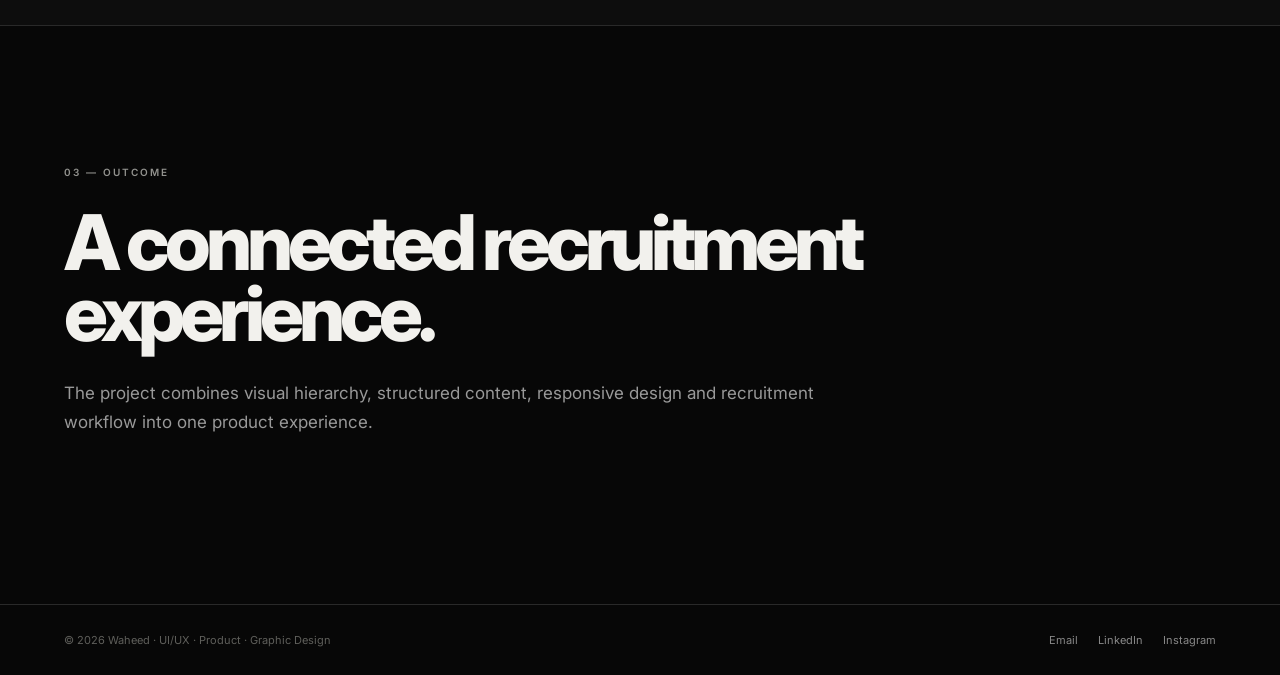
<file: galaxy-venture-hrc.html>
<!doctype html>
<html lang="en">
<head>
  <meta charset="utf-8">
  <meta name="viewport" content="width=device-width, initial-scale=1">
  <meta name="description" content="Galaxy Venture HRC — UI/UX & Product Design Case Study by Waheed M.">
  <meta property="og:image" content="assets/galaxy-venture.jpg">
  <title>Galaxy Venture HRC — Case Study</title>
  <link rel="preconnect" href="https://fonts.googleapis.com">
  <link rel="preconnect" href="https://fonts.gstatic.com" crossorigin>
  <link href="https://fonts.googleapis.com/css2?family=Inter:wght@300;400;500;600;700;800;900&display=swap" rel="stylesheet">
  <link rel="stylesheet" href="style.css">
</head>
<body>
  <header>
    <a class="logo" href="index.html">WAHEED<span>.</span></a>
    <a href="index.html">← Portfolio</a>
  </header>

  <main>
    <section class="hero">
      <p>UI/UX DESIGNER · PRODUCT DESIGNER</p>
      <h1>Galaxy Venture<br><span>HRC</span></h1>
      <div class="lead">
        A recruitment platform connecting professionals with opportunities across Europe — designed from discovery and job search through hiring and candidate management.
      </div>
      <div class="meta">
        <div><small>ROLE</small>UI/UX Designer</div>
        <div><small>TYPE</small>Web / Product Design</div>
        <div><small>TOOLS</small>Figma · HTML · CSS</div>
        <div><small>SCOPE</small>Website · Jobs · ATS</div>
      </div>
    </section>

    <section class="preview">
      <div class="head">
        <div>
          <p>WEBSITE PREVIEW</p>
          <h2>Explore the website<br>by scrolling.</h2>
        </div>
        <a href="https://galaxyventurehrc.com/" target="_blank" rel="noreferrer">Open live website ↗</a>
      </div>
      <div class="browser">
        <div class="bar">
          <i></i><i></i><i></i>
          <span>galaxyventurehrc.com</span>
          <b>SCROLL INSIDE ↓</b>
        </div>
        <iframe src="https://galaxyventurehrc.com/" title="Galaxy Venture HRC website"></iframe>
      </div>
      <small>Scroll inside the browser window to explore the website.</small>
    </section>

    <section class="split">
      <aside>01 — PROJECT</aside>
      <div>
        <h2>Designing a recruitment experience around clarity and trust.</h2>
        <p>
          Galaxy Venture HRC brings recruitment services, job discovery, industry expertise, testimonials, FAQs and direct paths for candidates and employers into one digital experience.
        </p>
      </div>
    </section>

    <section class="dark">
      <p>02 — EXPERIENCE</p>
      <div class="cards">
        <article>
          <b>01</b>
          <h3>Discover</h3>
          <p>Understand the consultancy, sectors, services and recruitment approach.</p>
        </article>
        <article>
          <b>02</b>
          <h3>Search</h3>
          <p>Explore structured opportunities by role, location, sector and requirements.</p>
        </article>
        <article>
          <b>03</b>
          <h3>Apply</h3>
          <p>Move from a relevant vacancy toward a clear application action.</p>
        </article>
        <article>
          <b>04</b>
          <h3>Manage</h3>
          <p>Track candidates through screening, interview and placement.</p>
        </article>
      </div>
    </section>

    <section class="outcome">
      <p>03 — OUTCOME</p>
      <h2>A connected recruitment<br>experience.</h2>
      <p>
        The project combines visual hierarchy, structured content, responsive design and recruitment workflow into one product experience.
      </p>
    </section>
  </main>

  <footer>
    <span>© 2026 Waheed · UI/UX · Product · Graphic Design</span>
    <div class="footer-links">
      <a href="mailto:waheed8069@gmail.com">Email</a>
      <a href="https://www.linkedin.com/in/waheed-m-28306b254/" target="_blank" rel="noreferrer">LinkedIn</a>
      <a href="https://www.instagram.com/waaaaaaheed/" target="_blank" rel="noreferrer">Instagram</a>
    </div>
  </footer>
</body>
</html>
</file>
<file: styles.css>
:root{--bg:#080808;--panel:#111;--panel2:#161616;--text:#f4f4f0;--muted:#a2a2a0;--line:#252525;--accent:#d8ff5f;--radius:26px;--max:1200px}
*{box-sizing:border-box}html{scroll-behavior:smooth}body{margin:0;background:var(--bg);color:var(--text);font-family:Inter,ui-sans-serif,system-ui,-apple-system,BlinkMacSystemFont,"Segoe UI",sans-serif;line-height:1.5;overflow-x:hidden}.noise{position:fixed;inset:0;pointer-events:none;opacity:.07;z-index:20;background-image:url("data:image/svg+xml,%3Csvg xmlns='http://www.w3.org/2000/svg' width='140' height='140' viewBox='0 0 140 140'%3E%3Cfilter id='n'%3E%3CfeTurbulence type='fractalNoise' baseFrequency='.85' numOctaves='3' stitchTiles='stitch'/%3E%3C/filter%3E%3Crect width='100%25' height='100%25' filter='url(%23n)' opacity='.16'/%3E%3C/svg%3E")}.container{width:min(var(--max),calc(100% - 64px));margin:auto}.nav-wrap{position:sticky;top:0;z-index:15;background:rgba(8,8,8,.78);backdrop-filter:blur(16px);border-bottom:1px solid rgba(255,255,255,.05)}.nav{height:78px;display:flex;align-items:center;justify-content:space-between}.brand{font-size:28px;font-weight:900;letter-spacing:-.08em;color:var(--text);text-decoration:none}.brand span{color:var(--accent)}.nav-links{display:flex;gap:34px}.nav-links a,.nav-cta{color:#b6b6b3;text-decoration:none;font-size:13px}.nav-links a:hover,.nav-cta:hover{color:#fff}.nav-cta{border:1px solid var(--line);padding:12px 16px;border-radius:999px;color:#fff}.nav-cta span{color:var(--accent)}.menu{display:none;background:none;border:0}.menu span{display:block;width:24px;height:1px;background:#fff;margin:5px}.hero{padding-top:56px;padding-bottom:56px;position:relative}.eyebrow,.kicker{font-size:11px;letter-spacing:.24em;color:#8e8e8b}.hero-grid{display:grid;grid-template-columns:1.12fr .88fr;gap:50px;align-items:center}.hero-copy{max-width:580px}.hero-copy .eyebrow{margin-bottom:8px}.hero-title{font-size:clamp(48px,6.5vw,86px);line-height:.9;letter-spacing:-.055em;margin:6px 0 18px;font-weight:900;color:#e9e9e4}.hero-profile{width:100%;display:flex;justify-content:center}.lead{font-size:clamp(20px,2.2vw,30px);line-height:1.2;letter-spacing:-.035em;margin:0 0 16px}.muted{color:var(--muted);max-width:520px;font-size:14px;line-height:1.55;margin:0 0 24px}.hero-actions{display:flex;gap:12px;margin-top:0}.button{display:inline-flex;gap:10px;align-items:center;text-decoration:none;padding:14px 18px;border-radius:999px;font-size:13px;border:1px solid var(--line)}.button.primary{background:var(--accent);color:#111;border-color:var(--accent)}.button.secondary{color:#fff}.portrait-card{background:#101010;border:1px solid var(--line);border-radius:28px;padding:14px;box-shadow:0 24px 80px rgba(0,0,0,.3);width:100%;max-width:440px}.portrait-card img{display:block;width:100%;aspect-ratio:1/1.02;object-fit:cover;object-position:center 18%;border-radius:20px;filter:grayscale(1);}.portrait-caption{display:flex;justify-content:space-between;padding:12px 4px 2px;color:#8e8e8b;font-size:11px;letter-spacing:.08em;text-transform:uppercase}.hero-scroll{margin-top:48px;display:flex;align-items:center;gap:18px;color:#757572;font-size:10px;letter-spacing:.2em}.hero-scroll .line{height:1px;flex:1;background:#252525}.section{padding:110px 0}.section-head{display:flex;justify-content:space-between;align-items:end;gap:40px;margin-bottom:54px}.section-head h2{font-size:clamp(42px,6vw,78px);letter-spacing:-.07em;line-height:.95;margin:14px 0 0;max-width:760px}.section-head p{max-width:330px;color:var(--muted);font-size:14px}.project-list{display:flex;flex-direction:column;gap:28px}.project{border:1px solid var(--line);background:var(--panel);border-radius:var(--radius);overflow:hidden;cursor:pointer;transition:transform .35s,border-color .35s,background .35s}.project:hover{transform:translateY(-5px);border-color:#3a3a3a;background:#121212}.project-feature{display:grid;grid-template-columns:1.18fr .82fr;min-height:480px}.project-feature.reverse{grid-template-columns:.82fr 1.18fr}.project-feature.reverse .project-media{order:2}.project-feature.reverse .project-info{order:1}.project-media{padding:14px;min-height:100%;display:flex;align-items:stretch}.project-media img,.brand-preview img{width:100%;height:100%;object-fit:cover;border-radius:18px}.dark-media{background:#0c0c0c}.light-media{background:#dce5dd}.pink-media{background:#fe5d44}.cream-media{background:#efefe8}.project-info{padding:34px 34px 38px;display:flex;flex-direction:column;justify-content:flex-end}.project-meta{display:flex;justify-content:space-between;gap:16px;font-size:10px;letter-spacing:.18em;color:#7f7f7b;text-transform:uppercase;margin-bottom:18px}.project-info h3{font-size:clamp(38px,5vw,66px);letter-spacing:-.06em;line-height:.95;margin:0 0 18px}.project-info p{color:var(--muted);max-width:480px;margin:0 0 28px}.text-link{align-self:flex-start;border:0;background:none;color:#fff;padding:0;font:inherit;font-size:13px;cursor:pointer}.text-link span{color:var(--accent)}.project-row{display:grid;grid-template-columns:1fr 1fr;gap:28px}.project.small{display:flex;flex-direction:column}.project.small .project-media{height:360px}.project.small .project-info{padding:28px 28px 32px}.project.small .project-info h3{font-size:42px}.compact p{font-size:13px}.brand-project{display:grid;grid-template-columns:1.05fr .95fr}.brand-preview{min-height:520px;padding:14px;background:#f4f2eb}.brand-preview img{object-position:top}.brand-project .project-info{background:#0d0f18}.about-grid{display:grid;grid-template-columns:1.1fr .9fr;gap:80px}.about-copy .large{font-size:clamp(30px,4vw,56px);line-height:1.03;letter-spacing:-.045em;margin:0 0 30px}.about-copy p:not(.large){color:var(--muted);max-width:620px}.skill-panel{border:1px solid var(--line);border-radius:var(--radius);padding:30px;background:#0f0f0f}.skill-title{font-size:10px;letter-spacing:.22em;color:#777773;margin-bottom:18px}.skill-tags{display:flex;flex-wrap:wrap;gap:10px}.skill-tags span,.tools span,.modal-tags span{padding:10px 12px;border:1px solid var(--line);border-radius:999px;font-size:12px;color:#c7c7c3}.tools-title{margin-top:34px}.tools{display:flex;flex-wrap:wrap;gap:10px}.experience .section-head{margin-bottom:44px}.timeline{border-top:1px solid var(--line)}.timeline-item{display:grid;grid-template-columns:140px 1fr 1fr;gap:30px;padding:28px 0;border-bottom:1px solid var(--line)}.timeline-item .time{font-size:11px;letter-spacing:.16em;color:#767671}.role h3{font-size:25px;margin:0 0 5px;letter-spacing:-.03em}.role span{font-size:12px;color:#999994}.timeline-item p{color:var(--muted);margin:0;font-size:14px}.contact-card{border:1px solid var(--line);background:linear-gradient(145deg,#141414,#0b0b0b);border-radius:32px;padding:50px;overflow:hidden;position:relative}.contact-card:after{content:"";position:absolute;right:-100px;top:-120px;width:360px;height:360px;border-radius:50%;border:1px solid #282828}.contact-card h2{font-size:clamp(50px,8vw,110px);line-height:.9;letter-spacing:-.075em;max-width:950px;margin:22px 0 40px;position:relative;z-index:1}.contact-email{font-size:clamp(20px,3vw,34px);letter-spacing:-.03em;color:#fff;text-decoration:none;border-bottom:1px solid #3b3b3b;display:inline-flex;gap:10px;padding-bottom:6px;position:relative;z-index:1}.contact-email span{color:var(--accent)}.contact-meta{display:flex;gap:30px;color:#8f8f8b;font-size:12px;letter-spacing:.12em;text-transform:uppercase;margin-top:28px}.contact-meta span{position:relative;z-index:1}footer{display:flex;justify-content:space-between;gap:20px;padding:22px 0 40px;color:#666660;font-size:11px;letter-spacing:.08em}.footer-links{display:flex;gap:20px}.footer-links a{color:#999994;text-decoration:none}.modal{position:fixed;inset:0;z-index:30;display:none}.modal.open{display:block}.modal-backdrop{position:absolute;inset:0;background:rgba(0,0,0,.72);backdrop-filter:blur(8px)}.modal-card{position:relative;width:min(900px,calc(100% - 36px));max-height:calc(100vh - 50px);overflow:auto;margin:25px auto;background:#101010;border:1px solid #2d2d2d;border-radius:26px;padding:28px}.modal-close{position:absolute;right:18px;top:18px;background:#181818;color:#fff;border:1px solid #303030;width:38px;height:38px;border-radius:50%;font-size:22px;cursor:pointer}.modal-kicker{font-size:10px;letter-spacing:.2em;color:#7e7e7a}.modal-card h3{font-size:clamp(40px,7vw,76px);letter-spacing:-.06em;line-height:.95;margin:15px 0}.modal-card p{color:#aaa;max-width:680px}.modal-media{margin-top:24px;background:#0a0a0a;border-radius:18px;overflow:hidden;max-height:58vh}.modal-media img{display:block;width:100%;max-height:58vh;object-fit:contain}.modal-tags{display:flex;flex-wrap:wrap;gap:9px;margin-top:18px}.reveal{opacity:0;transform:translateY(24px);transition:opacity .7s ease,transform .7s ease}.reveal.in{opacity:1;transform:none}@media(max-width:900px){.container{width:min(var(--max),calc(100% - 36px))}.nav-links{display:none}.menu{display:block}.nav{height:70px}.hero{padding-top:42px;padding-bottom:42px}.hero-grid,.about-grid,.brand-project,.project-feature,.project-feature.reverse{grid-template-columns:1fr;gap:32px}.project-feature.reverse .project-media,.project-feature.reverse .project-info{order:initial}.hero-title{font-size:clamp(44px,11vw,64px);margin:6px 0 16px}.portrait-card{max-width:100%}.section{padding:82px 0}.section-head{flex-direction:column;align-items:flex-start;margin-bottom:34px}.project-feature{min-height:auto}.project-media{height:420px}.project-feature .project-info{padding:28px}.project-row{grid-template-columns:1fr}.project.small .project-media{height:340px}.brand-preview{min-height:420px}.timeline-item{grid-template-columns:1fr;gap:8px}.timeline-item p{max-width:600px}.contact-card{padding:32px}.contact-card h2{font-size:56px}.contact-meta,footer{flex-direction:column;gap:10px}}@media(max-width:560px){.hero{min-height:0}.hero-title{font-size:clamp(36px,12vw,48px)}.portrait-caption{font-size:9px}.project-media{height:310px}.project.small .project-media{height:280px}.project-info h3,.project.small .project-info h3{font-size:38px}.project-meta{font-size:9px}.contact-card h2{font-size:46px}.contact-email{font-size:20px}.contact-meta{letter-spacing:.07em}.footer-links{flex-wrap:wrap}}

.kera-case-study{margin-top:28px;padding-top:24px;border-top:1px solid #2a2a2a}
.case-study-label{font-size:10px;letter-spacing:.18em;color:#8e8e8e;margin-bottom:8px}
.kera-case-study h4{margin:0 0 8px;font-size:20px}
.kera-case-study p{margin:0 0 18px;color:#a8a8a8;line-height:1.6}
.kera-case-study img{display:block;width:100%;max-width:650px;margin:0 auto;background:#050505;border:1px solid #222;border-radius:14px;box-shadow:0 20px 50px rgba(0,0,0,.35)}
@media (max-width:640px){.kera-case-study img{border-radius:10px}.kera-case-study h4{font-size:18px}}

/* Resume / CV Section */
.resume-card{border:1px solid var(--line);background:linear-gradient(155deg,#131416 0%,#0c0d0e 100%);border-radius:var(--radius);padding:44px;display:grid;grid-template-columns:1.15fr .85fr;gap:48px;align-items:center;position:relative;overflow:hidden}
.resume-card::before{content:"";position:absolute;top:-120px;left:-80px;width:320px;height:320px;background:radial-gradient(circle,rgba(216,255,95,0.06) 0%,transparent 70%);pointer-events:none}
.resume-badge{display:inline-flex;align-items:center;gap:8px;font-size:10px;letter-spacing:.2em;color:var(--accent);background:rgba(216,255,95,0.08);border:1px solid rgba(216,255,95,0.22);padding:6px 14px;border-radius:999px;text-transform:uppercase;margin-bottom:20px;font-weight:600}
.resume-badge i{width:6px;height:6px;border-radius:50%;background:var(--accent);display:inline-block}
.resume-info h3{font-size:clamp(34px,4.5vw,56px);line-height:.95;letter-spacing:-.05em;margin:0 0 12px;font-weight:800}
.resume-info .resume-role{font-size:13px;letter-spacing:.14em;color:#8e8e8b;text-transform:uppercase;margin-bottom:18px;font-weight:600}
.resume-info p{color:var(--muted);font-size:14px;line-height:1.65;margin:0 0 28px;max-width:540px}
.resume-highlights{display:grid;grid-template-columns:repeat(2,1fr);gap:14px;margin-bottom:32px}
.resume-item{border:1px solid rgba(255,255,255,0.06);background:rgba(255,255,255,0.02);padding:14px 18px;border-radius:14px}
.resume-item small{display:block;font-size:10px;letter-spacing:.14em;color:#7a7a77;text-transform:uppercase;margin-bottom:4px}
.resume-item span{font-size:13px;font-weight:600;color:#e5e5e0}
.resume-actions{display:flex;flex-wrap:wrap;gap:12px}
.resume-actions .button.primary{background:var(--accent);color:#0b0b0b;font-weight:600;border-color:var(--accent);transition:transform .2s,box-shadow .2s}
.resume-actions .button.primary:hover{transform:translateY(-2px);box-shadow:0 10px 25px rgba(216,255,95,0.25)}
.resume-actions .button.secondary{border-color:#333;color:#eee;transition:all .2s;cursor:pointer}
.resume-actions .button.secondary:hover{border-color:#555;background:#181818;color:#fff}
.resume-preview-wrap{display:flex;justify-content:center;align-items:center;position:relative}
.resume-doc-card{position:relative;width:100%;max-width:380px;background:#181818;border:1px solid #2a2a2a;border-radius:20px;padding:12px;box-shadow:0 28px 70px rgba(0,0,0,.65),0 0 0 1px rgba(255,255,255,0.05);transition:transform .35s ease,border-color .35s ease,box-shadow .35s ease;cursor:pointer;text-decoration:none;display:block}
.resume-doc-card:hover{transform:translateY(-6px) scale(1.01);border-color:rgba(216,255,95,0.4);box-shadow:0 35px 90px rgba(0,0,0,.8),0 0 30px rgba(216,255,95,0.12)}
.resume-doc-inner{position:relative;border-radius:12px;overflow:hidden;background:#ffffff;aspect-ratio:1/1.35}
.resume-doc-inner img{display:block;width:100%;height:100%;object-fit:cover;object-position:top;filter:contrast(1.02)}
.resume-doc-overlay{position:absolute;inset:0;background:rgba(5,5,5,0.45);backdrop-filter:blur(2px);display:flex;flex-direction:column;align-items:center;justify-content:center;gap:10px;opacity:0;transition:opacity .25s ease;color:#fff;font-size:13px;font-weight:600;border-radius:12px}
.resume-doc-card:hover .resume-doc-overlay{opacity:1}
.resume-doc-overlay span{padding:10px 18px;background:rgba(10,10,10,0.9);border:1px solid rgba(255,255,255,0.2);border-radius:999px;display:inline-flex;align-items:center;gap:8px}
.resume-doc-footer{display:flex;justify-content:space-between;align-items:center;padding:10px 6px 2px;font-size:11px;color:#888;letter-spacing:.08em;text-transform:uppercase}
.resume-doc-footer b{color:var(--accent);font-weight:600}
@media (max-width:900px){.resume-card{grid-template-columns:1fr;padding:32px 24px;gap:36px}.resume-highlights{grid-template-columns:1fr}.resume-doc-card{max-width:320px;margin:0 auto}}
</file>
<file: style.css>
* {
  box-sizing: border-box;
}

body {
  margin: 0;
  background: #070707;
  color: #f2f1ed;
  font-family: Inter, -apple-system, BlinkMacSystemFont, "Segoe UI", Roboto, sans-serif;
  -webkit-font-smoothing: antialiased;
}

a {
  color: inherit;
  text-decoration: none;
}

header {
  height: 74px;
  border-bottom: 1px solid #292929;
  padding: 0 5vw;
  display: flex;
  align-items: center;
  justify-content: space-between;
  position: sticky;
  top: 0;
  z-index: 5;
  background: #090909ee;
  backdrop-filter: blur(12px);
  -webkit-backdrop-filter: blur(12px);
}

header a:last-child {
  font-size: 12px;
  color: #999;
  transition: color 0.2s ease;
}

header a:last-child:hover {
  color: #fff;
}

.logo {
  font-size: 20px;
  font-weight: 800;
  letter-spacing: -0.03em;
}

.logo span {
  color: #caff3d;
}

main {
  max-width: 1500px;
  margin: auto;
}

.hero {
  padding: 9vw 5vw 7vw;
}

.hero > p,
.preview p,
.dark > p,
.outcome > p:first-child,
aside {
  font-size: 10px;
  letter-spacing: 0.2em;
  color: #92928e;
  font-weight: 600;
  text-transform: uppercase;
}

.hero h1 {
  font-size: clamp(80px, 13vw, 190px);
  line-height: 0.8;
  letter-spacing: -0.085em;
  margin: 40px 0;
  font-weight: 800;
}

.hero h1 span {
  color: #747470;
}

.lead {
  font-size: clamp(22px, 2.4vw, 35px);
  line-height: 1.15;
  letter-spacing: -0.04em;
  max-width: 850px;
  color: #ddd;
}

.meta {
  display: grid;
  grid-template-columns: repeat(4, 1fr);
  gap: 25px;
  margin-top: 70px;
  border-top: 1px solid #292929;
  padding-top: 22px;
  font-size: 13px;
}

.meta div {
  display: flex;
  flex-direction: column;
  gap: 7px;
}

.meta small {
  font-size: 9px;
  letter-spacing: 0.18em;
  color: #92928e;
  text-transform: uppercase;
}

.preview {
  padding: 110px 5vw 120px;
  background: #0c0c0c;
  border-block: 1px solid #292929;
}

.head {
  display: flex;
  align-items: flex-end;
  justify-content: space-between;
  margin-bottom: 38px;
}

.head h2,
.split h2,
.outcome h2 {
  font-size: clamp(45px, 6vw, 90px);
  line-height: 0.92;
  letter-spacing: -0.065em;
  margin: 18px 0 0;
  font-weight: 800;
}

.head > a {
  border: 1px solid #444;
  border-radius: 30px;
  padding: 14px 20px;
  font-size: 12px;
  transition: all 0.2s ease;
  white-space: nowrap;
}

.head > a:hover {
  background: #fff;
  color: #000;
  border-color: #fff;
}

.browser {
  border: 1px solid #303030;
  border-radius: 24px;
  overflow: hidden;
  background: #111;
  box-shadow: 0 35px 100px #000;
}

.bar {
  height: 54px;
  display: flex;
  align-items: center;
  gap: 7px;
  padding: 0 20px;
  border-bottom: 1px solid #292929;
  background: #141414;
}

.bar i {
  width: 8px;
  height: 8px;
  background: #555;
  border-radius: 50%;
}

.bar span {
  margin-left: 14px;
  border: 1px solid #292929;
  border-radius: 20px;
  padding: 7px 16px;
  color: #777;
  font-size: 10px;
  flex: 1;
  max-width: 500px;
  background: #0d0d0d;
}

.bar b {
  font-size: 9px;
  color: #777;
  letter-spacing: 0.15em;
}

.browser iframe {
  display: block;
  width: 100%;
  height: min(78vh, 850px);
  border: 0;
  background: #fff;
}

.preview > small {
  display: block;
  color: #666;
  margin-top: 14px;
  font-size: 10px;
}

.split {
  display: grid;
  grid-template-columns: 30% 70%;
  gap: 5vw;
  padding: 120px 5vw;
  border-bottom: 1px solid #292929;
}

.split p,
.outcome p:last-child {
  max-width: 760px;
  color: #999;
  font-size: 17px;
  line-height: 1.7;
}

.dark {
  padding: 110px 5vw;
  background: #0d0d0d;
  border-bottom: 1px solid #292929;
}

.cards {
  display: grid;
  grid-template-columns: repeat(4, 1fr);
  gap: 16px;
  margin-top: 55px;
}

.cards article {
  border: 1px solid #292929;
  border-radius: 20px;
  padding: 28px;
  min-height: 250px;
  background: #111;
  transition: transform 0.25s ease, border-color 0.25s ease;
}

.cards article:hover {
  border-color: #444;
  transform: translateY(-3px);
}

.cards b {
  color: #caff3d;
  font-size: 10px;
  letter-spacing: 0.1em;
}

.cards h3 {
  font-size: 22px;
  margin: 75px 0 10px;
  font-weight: 700;
}

.cards p {
  font-size: 12px;
  color: #999;
  line-height: 1.6;
  margin: 0;
}

.outcome {
  padding: 130px 5vw 150px;
}

.outcome h2 {
  margin: 30px 0;
}

footer {
  border-top: 1px solid #292929;
  padding: 28px 5vw;
  display: flex;
  justify-content: space-between;
  align-items: center;
  color: #5f5f5b;
  font-size: 11px;
}

footer a {
  color: #888;
  transition: color 0.2s ease;
}

footer a:hover {
  color: #fff;
}

.footer-links {
  display: flex;
  gap: 20px;
}

@media (max-width: 800px) {
  header {
    padding: 0 20px;
  }
  .hero {
    padding: 70px 20px;
  }
  .hero h1 {
    font-size: 21vw;
  }
  .meta {
    grid-template-columns: 1fr 1fr;
  }
  .preview {
    padding: 75px 20px;
  }
  .head {
    display: block;
  }
  .head > a {
    display: inline-block;
    margin-top: 25px;
  }
  .browser iframe {
    height: 70vh;
  }
  .split {
    grid-template-columns: 1fr;
    padding: 80px 20px;
    gap: 30px;
  }
  .cards {
    grid-template-columns: 1fr 1fr;
  }
  .outcome {
    padding: 85px 20px;
  }
  .split h2,
  .head h2,
  .outcome h2 {
    font-size: 48px;
  }
  footer {
    padding: 25px 20px;
    flex-direction: column;
    gap: 14px;
    align-items: flex-start;
  }
}

@media (max-width: 500px) {
  .cards {
    grid-template-columns: 1fr;
  }
  .bar b {
    display: none;
  }
  .meta {
    grid-template-columns: 1fr;
  }
}
</file>
